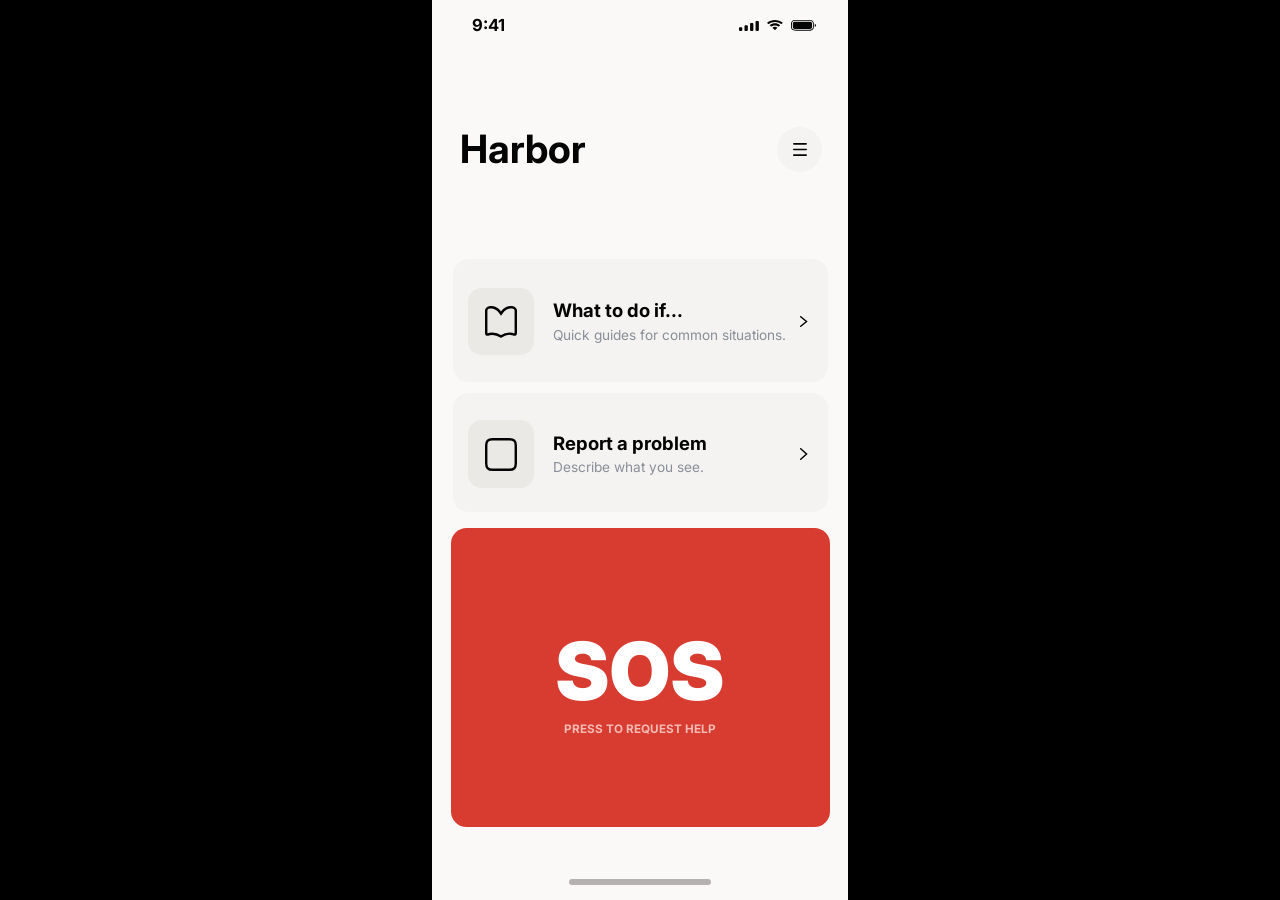
<file: index.html>
<!DOCTYPE html>
<html lang="en">
<head>
    <meta charset="UTF-8">
    <meta name="viewport" content="width=device-width, initial-scale=1.0, maximum-scale=1.0, user-scalable=no">
    <title>Harbor - Paytm Design Task</title>
    <link rel="preconnect" href="https://fonts.googleapis.com">
    <link rel="preconnect" href="https://fonts.gstatic.com" crossorigin>
    <link href="https://fonts.googleapis.com/css2?family=Inter:wght@400;500;600;700;800;900&display=swap" rel="stylesheet">
    <style>
        * {
            box-sizing: border-box;
            -webkit-tap-highlight-color: transparent;
        }
        html, body {
            margin: 0;
            padding: 0;
            width: 100%;
            height: 100%;
            background: #000;
            display: flex;
            justify-content: center;
            align-items: center;
            overflow: hidden;
        }
        /* Strictly lock aspect ratio to exact Figma frame proportions: 852 / 1844 */
        .phone-wrapper {
            position: relative;
            aspect-ratio: 852 / 1844;
            width: min(100vw, calc(100vh * (852 / 1844)));
            height: min(100vh, calc(100vw * (1844 / 852)));
            max-width: 100vw;
            max-height: 100vh;
            margin: auto;
            overflow: hidden;
            font-family: 'Inter', -apple-system, BlinkMacSystemFont, sans-serif;
            container-type: size;
            user-select: none;
            box-shadow: 0 0 60px rgba(0, 0, 0, 0.9);
        }
        .phone-wrapper * {
            pointer-events: none;
        }

        /* Smooth page transition for all screens */
        .screen {
            position: absolute;
            top: 0;
            left: 0;
            width: 100%;
            height: 100%;
            opacity: 0;
            pointer-events: none;
            visibility: hidden;
            transition: opacity 0.28s cubic-bezier(0.16, 1, 0.3, 1), transform 0.28s cubic-bezier(0.16, 1, 0.3, 1), visibility 0.28s;
            transform: scale(0.992);
        }
        .screen.active {
            opacity: 1;
            pointer-events: auto;
            visibility: visible;
            transform: scale(1);
        }

        /* Sequential responder cards animation */
        .update-card {
            opacity: 0;
            transform: translateY(1.8cqh);
            transition: opacity 0.55s cubic-bezier(0.16, 1, 0.3, 1), transform 0.55s cubic-bezier(0.16, 1, 0.3, 1);
            pointer-events: none;
        }
        .update-card.visible {
            opacity: 1;
            transform: translateY(0);
        }

        /* Interactive selectable elements matching Figma's exact selected choice styling */
        .selectable-item {
            cursor: pointer;
            pointer-events: auto;
            transition: border-color 0.18s ease, transform 0.15s ease;
            box-sizing: border-box;
            border: 2px solid transparent;
        }
        .selectable-item:active {
            transform: scale(0.975);
        }
        .selectable-item.selected {
            border: 2px solid #7d91a4 !important;
            background: transparent !important;
            box-shadow: none !important;
        }

        /* Interactive button feedback */
        .interactive-btn {
            cursor: pointer;
            pointer-events: auto;
            transition: transform 0.15s ease, filter 0.15s ease;
        }
        .interactive-btn:active {
            transform: scale(0.975);
            filter: brightness(1.15);
        }

        /* Rating stars */
        .rating-star {
            cursor: pointer;
            pointer-events: auto;
            transition: transform 0.2s cubic-bezier(0.34, 1.56, 0.64, 1), filter 0.2s ease;
        }
        .rating-star:active {
            transform: scale(1.2);
        }
        .rating-star.lit {
            filter: drop-shadow(0 0 6px rgba(251, 191, 36, 0.8)) brightness(1.4) !important;
        }

        @media (prefers-reduced-motion: reduce) {
            .screen, .update-card {
                transition: opacity 0.2s ease;
                transform: none !important;
            }
        }
    </style>
</head>
<body>
    <div class="phone-wrapper">
        
        <div id="home" class="screen active" style="width:100%; height:100%; position:absolute; top:0; left:0; background:rgb(250,249,247);">
            <div id='frame-21_250' style='position:absolute; left:0.000%; top:0.000%; width:100.000%; height:100.000%; pointer-events:none; background:rgb(250,249,247);'></div>
<div style='position:absolute; left:9.636%; top:1.762%; text-align:left; width:max-content; white-space:nowrap; height:max-content; font-size:1.844cqh; font-weight:700; color:rgb(3,4,3); line-height:1.150; display:flex; flex-direction:column; overflow:visible;'><span>9:41</span></div>
<img id='21:285' src='svgs/21_285.svg' style='position:absolute; left:73.913%; top:2.302%; width:4.738%; height:1.127%; object-fit:contain;' />
<img id='21:288' src='svgs/21_288.svg' style='position:absolute; left:80.482%; top:2.206%; width:3.827%; height:1.137%; object-fit:contain;' />
<img id='21:291' src='svgs/21_291.svg' style='position:absolute; left:86.134%; top:2.267%; width:6.423%; height:1.198%; object-fit:contain;' />
<div style='position:absolute; left:6.698%; top:14.100%; text-align:left; width:max-content; white-space:nowrap; height:max-content; font-size:4.338cqh; font-weight:700; color:rgb(3,4,3); line-height:1.150; display:flex; flex-direction:column; overflow:visible;'><span>Harbor</span></div>
<div id='frame-21_260' style='position:absolute; left:83.079%; top:14.100%; width:10.811%; height:4.989%; pointer-events:none; background:rgb(244,243,241); border-radius:5.423cqh;'></div>
<img id='21:261' src='svgs/21_261.svg' style='position:absolute; left:86.722%; top:15.835%; width:3.525%; height:1.518%; object-fit:contain;' />
<div id='frame-21_263' style='position:absolute; left:5.053%; top:28.742%; width:90.247%; height:13.666%; pointer-events:none; background:rgb(244,243,241); border-radius:1.735cqh;'></div>
<div id='frame-21_264' style='position:absolute; left:8.578%; top:31.996%; width:15.981%; height:7.484%; pointer-events:none; background:rgb(235,233,230); border-radius:1.518cqh;'></div>
<img id='21:265' src='svgs/21_265.svg' style='position:absolute; left:12.691%; top:33.948%; width:7.756%; height:3.579%; object-fit:contain;' />
<div style='position:absolute; left:29.025%; top:33.351%; text-align:left; width:max-content; white-space:nowrap; height:max-content; font-size:2.061cqh; font-weight:700; color:rgb(3,4,3); line-height:1.158; display:flex; flex-direction:column; overflow:visible;'><span>What to do if...</span></div>
<div style='position:absolute; left:29.025%; top:36.280%; text-align:left; width:max-content; white-space:nowrap; height:max-content; font-size:1.518cqh; font-weight:400; color:rgb(137,142,152); line-height:1.214; display:flex; flex-direction:column; overflow:visible;'><span>Quick guides for common situations.</span></div>
<img id='21:269' src='svgs/21_269.svg' style='position:absolute; left:88.484%; top:34.978%; width:1.880%; height:1.518%; object-fit:contain;' />
<div id='frame-21_270' style='position:absolute; left:5.053%; top:43.709%; width:90.247%; height:13.178%; pointer-events:none; background:rgb(244,243,241); border-radius:1.735cqh;'></div>
<div id='frame-21_271' style='position:absolute; left:8.578%; top:46.719%; width:15.981%; height:7.484%; pointer-events:none; background:rgb(235,233,230); border-radius:1.518cqh;'></div>
<img id='21:272' src='svgs/21_272.svg' style='position:absolute; left:12.691%; top:48.617%; width:7.756%; height:3.688%; object-fit:contain;' />
<div style='position:absolute; left:29.025%; top:48.075%; text-align:left; width:max-content; white-space:nowrap; height:max-content; font-size:2.061cqh; font-weight:700; color:rgb(3,4,3); line-height:1.158; display:flex; flex-direction:column; overflow:visible;'><span>Report a problem</span></div>
<div style='position:absolute; left:29.025%; top:51.003%; text-align:left; width:max-content; white-space:nowrap; height:max-content; font-size:1.518cqh; font-weight:400; color:rgb(137,142,152); line-height:1.214; display:flex; flex-direction:column; overflow:visible;'><span>Describe what you see.</span></div>
<img id='21:276' src='svgs/21_276.svg' style='position:absolute; left:88.484%; top:49.702%; width:1.880%; height:1.518%; object-fit:contain;' />
<div id='frame-21_278' style='position:absolute; left:4.583%; top:58.623%; width:91.069%; height:33.297%; pointer-events:none; background:rgb(216,59,48); border-radius:1.735cqh;'></div>
<div style='position:absolute; left:50.118%; top:69.902%; transform:translateX(-50%); text-align:center; width:max-content; white-space:nowrap; height:max-content; font-size:8.894cqh; font-weight:900; color:rgb(255,255,255); line-height:1.061; display:flex; flex-direction:column; overflow:visible;'><span>SOS</span></div>
<div style='position:absolute; left:50.118%; top:80.206%; transform:translateX(-50%); text-align:center; width:max-content; white-space:nowrap; height:max-content; font-size:1.302cqh; font-weight:700; color:rgb(243,187,179); line-height:1.250; display:flex; flex-direction:column; overflow:visible;'><span>PRESS TO REQUEST HELP</span></div>
<div id='frame-21_282' style='position:absolute; left:32.902%; top:97.722%; width:34.195%; height:0.651%; pointer-events:none; background:rgb(180,177,176); border-radius:5.423cqh;'></div>
        </div>
        
        <div id="sending_alert" class="screen" style="width:100%; height:100%; position:absolute; top:0; left:0; background:rgb(250,249,247);">
            <div id='frame-21_3525' style='position:absolute; left:0.000%; top:0.000%; width:100.000%; height:100.000%; pointer-events:none; background:rgb(250,249,247);'></div>
<div style='position:absolute; left:10.563%; top:1.681%; text-align:left; width:max-content; white-space:nowrap; height:max-content; font-size:1.844cqh; font-weight:700; color:rgb(3,4,3); line-height:1.300; display:flex; flex-direction:column; overflow:visible;'><span>9:41</span></div>
<img id='21:3529' src='svgs/21_3529.svg' style='position:absolute; left:74.178%; top:2.169%; width:4.930%; height:1.410%; object-fit:contain;' />
<img id='21:3530' src='svgs/21_3530.svg' style='position:absolute; left:80.516%; top:2.169%; width:4.225%; height:1.410%; object-fit:contain;' />
<img id='21:3531' src='svgs/21_3531.svg' style='position:absolute; left:86.150%; top:2.169%; width:6.573%; height:1.410%; object-fit:contain;' />
<svg id="countdown-svg" viewBox="0 0 680 690" style="position:absolute; left:10.094%; top:24.675%; width:79.812%; height:37.419%; pointer-events:none; overflow:visible;" fill="none">
    <path d="M340 20C516.457 20 660 165.231 660 345C660 524.769 516.457 670 340 670C163.543 670 20 524.769 20 345C20 165.231 163.543 20 340 20Z" stroke="#EBE9E6" stroke-width="40"/>
    <path id="countdown-progress-ring" pathLength="100" d="M340 20C516.457 20 660 165.231 660 345C660 524.769 516.457 670 340 670C163.543 670 20 524.769 20 345C20 165.231 163.543 20 340 20Z" stroke="#D83B30" stroke-width="40" stroke-linecap="round" stroke-dasharray="100" stroke-dashoffset="0"/>
</svg>
<div id="countdown-seconds" style='position:absolute; left:50.000%; top:35.005%; transform:translateX(-50%); text-align:center; width:max-content; white-space:nowrap; height:max-content; font-size:13.232cqh; font-weight:700; color:rgb(3,4,3); line-height:1.066; display:flex; flex-direction:column; overflow:visible;'><span>3</span></div>
<div style='position:absolute; left:50.000%; top:49.105%; transform:translateX(-50%); text-align:center; width:max-content; white-space:nowrap; height:max-content; font-size:2.061cqh; font-weight:400; color:rgb(153,153,153); line-height:1.300; display:flex; flex-direction:column; overflow:visible;'><span>Sending alert...</span></div>
<div id='frame-21_3537' style='position:absolute; left:4.577%; top:82.104%; width:90.845%; height:9.761%; pointer-events:none; background:rgb(216,59,48); border-radius:1.735cqh;'></div>
<div style='position:absolute; left:50.000%; top:85.005%; transform:translateX(-50%); text-align:center; width:max-content; white-space:nowrap; height:max-content; font-size:3.037cqh; font-weight:700; color:rgb(255,255,255); line-height:1.300; display:flex; flex-direction:column; overflow:visible;'><span>Cancel</span></div>
<div id='frame-21_3539' style='position:absolute; left:32.981%; top:97.722%; width:34.038%; height:0.651%; pointer-events:none; background:rgb(180,177,176); border-radius:54.230cqh;'></div>
        </div>
        
        <div id="sos_active" class="screen" style="width:100%; height:100%; position:absolute; top:0; left:0; background:rgb(16,19,20);">
            <div id='frame-21_3541' style='position:absolute; left:0.000%; top:0.000%; width:100.000%; height:100.000%; pointer-events:none; background:rgb(16,19,20);'></div>
<div style='position:absolute; left:10.563%; top:1.681%; text-align:left; width:max-content; white-space:nowrap; height:max-content; font-size:1.844cqh; font-weight:700; color:rgb(250,250,250); line-height:1.300; display:flex; flex-direction:column; overflow:visible;'><span>9:41</span></div>
<img id='21:3545' src='svgs/21_3545.svg' style='position:absolute; left:74.178%; top:2.169%; width:4.930%; height:1.410%; object-fit:contain;' />
<img id='21:3546' src='svgs/21_3546.svg' style='position:absolute; left:80.516%; top:2.169%; width:4.225%; height:1.410%; object-fit:contain;' />
<img id='21:3547' src='svgs/21_3547.svg' style='position:absolute; left:86.150%; top:2.169%; width:6.573%; height:1.410%; object-fit:contain;' />
<div id='frame-21_3549' style='position:absolute; left:3.991%; top:7.918%; width:92.019%; height:48.482%; pointer-events:none; background:rgb(25,28,27); border-radius:1.735cqh; border: 0.054cqh solid rgb(40,44,42); box-sizing: border-box;'></div>
<div style='position:absolute; left:8.216%; top:10.846%; text-align:left; width:max-content; white-space:nowrap; height:max-content; font-size:1.518cqh; font-weight:400; color:rgb(180,184,188); line-height:1.300; display:flex; flex-direction:column; overflow:visible;'><span>Sharing Location, Mic and Video</span></div>
<img id='21:3890' src='svgs/21_3890.svg' style='position:absolute; left:85.544%; top:10.905%; width:5.673%; height:1.835%; object-fit:contain;' />
<div id="bento-tips-container" style="position:absolute; left:7.277%; top:15.500%; width:85.446%; height:38.500%; display:flex; justify-content:center; align-items:center; text-align:center; pointer-events:none; z-index:5; transition:opacity 0.4s ease, transform 0.4s ease;">
    <div id="bento-tip-text" style="font-size:1.6cqh; font-weight:500; color:#9ca3af; line-height:1.45; max-width:82%; text-wrap:balance; transition:opacity 0.3s ease;">
        Breathe in a 1-2 Pattern to remain calm.
    </div>
</div>
<div id="update-card-1" class="update-card" style="position:absolute; top:0; left:0; width:100%; height:100%; pointer-events:none;">
<div style='position:absolute; left:7.277%; top:15.184%; width:85.446%; height:12.907%; pointer-events:none; background:rgb(32,41,35); border-radius:1.735cqh;'></div>
<div id='frame-21_3554' style='position:absolute; left:13.146%; top:17.842%; width:16.432%; height:7.592%; pointer-events:none; background:rgb(47,57,48); border-radius:54.230cqh;'></div>
<img id='21:3555' src='svgs/21_3555.svg' style='position:absolute; left:18.310%; top:20.228%; width:6.103%; height:2.820%; object-fit:contain;' />
<div style='position:absolute; left:36.385%; top:18.465%; text-align:left; width:max-content; white-space:nowrap; height:max-content; font-size:1.627cqh; font-weight:700; color:rgb(180,184,188); line-height:1.300; display:flex; flex-direction:column; overflow:visible;'><span>Help is just</span></div>
<div style='position:absolute; left:36.385%; top:20.797%; text-align:left; width:max-content; white-space:nowrap; height:max-content; font-size:3.471cqh; font-weight:700; color:rgb(250,250,250); line-height:1.150; display:flex; flex-direction:column; overflow:visible;'><span>20 m away</span></div>
</div>
<div id="update-card-2" class="update-card" style="position:absolute; top:0; left:0; width:100%; height:100%; pointer-events:none;">
<div style='position:absolute; left:7.277%; top:29.067%; width:85.446%; height:12.148%; pointer-events:none; background:rgb(42,37,33); border-radius:1.735cqh;'></div>
<div id='frame-21_3560' style='position:absolute; left:13.146%; top:31.345%; width:16.432%; height:7.592%; pointer-events:none; background:rgb(56,52,44); border-radius:54.230cqh;'></div>
<img id='21:3561' src='svgs/21_3561.svg' style='position:absolute; left:17.723%; top:33.964%; width:7.277%; height:2.354%; object-fit:contain;' />
<div style='position:absolute; left:36.385%; top:32.538%; text-align:left; width:max-content; white-space:nowrap; height:max-content; font-size:2.007cqh; font-weight:700; color:rgb(250,250,250); line-height:1.300; display:flex; flex-direction:column; overflow:visible;'><span>5 Heroes are on your way</span></div>
<div style='position:absolute; left:36.385%; top:35.792%; text-align:left; width:max-content; white-space:nowrap; height:max-content; font-size:1.518cqh; font-weight:400; color:rgb(180,184,188); line-height:1.300; display:flex; flex-direction:column; overflow:visible;'><span>8 Watchers are near</span></div>
</div>
<div id="update-card-3" class="update-card" style="position:absolute; top:0; left:0; width:100%; height:100%; pointer-events:none;">
<div style='position:absolute; left:7.277%; top:42.191%; width:85.446%; height:12.690%; pointer-events:none; background:rgb(32,39,43); border-radius:1.735cqh;'></div>
<img id='21:3566' src='svgs/21_3566.svg' style='position:absolute; left:13.146%; top:44.740%; width:16.432%; height:7.592%; object-fit:contain;' />
<div style='position:absolute; left:36.385%; top:45.906%; text-align:left; width:max-content; white-space:nowrap; height:max-content; font-size:2.115cqh; font-weight:700; color:rgb(250,250,250); line-height:1.300; display:flex; flex-direction:column; overflow:visible;'><span>Genos is 600 m away</span></div>
<div style='position:absolute; left:36.385%; top:49.322%; text-align:left; width:max-content; white-space:nowrap; height:max-content; font-size:1.410cqh; font-weight:400; color:rgb(180,184,188); line-height:1.300; display:flex; flex-direction:column; overflow:visible;'><span>Class A Hero, 127 Situations handled</span></div>
</div>
<div style='position:absolute; left:4.577%; top:59.219%; text-align:left; width:max-content; white-space:nowrap; height:max-content; font-size:1.518cqh; font-weight:400; color:rgb(180,184,188); line-height:1.300; display:flex; flex-direction:column; overflow:visible;'><span>The Current Situation is</span></div>
<div id='frame-21_3574' style='position:absolute; left:4.577%; top:62.690%; width:44.014%; height:10.738%; pointer-events:none; background:rgb(32,41,35); border-radius:1.735cqh; border: 0.054cqh solid rgb(57,66,58); box-sizing: border-box;'></div>
<img id='21:3893' src='svgs/21_3893.svg' style='position:absolute; left:23.846%; top:65.799%; width:5.478%; height:1.265%; object-fit:contain;' />
<div style='position:absolute; left:26.585%; top:68.818%; transform:translateX(-50%); text-align:center; width:max-content; white-space:nowrap; height:max-content; font-size:1.844cqh; font-weight:700; color:rgb(250,250,250); line-height:1.300; display:flex; flex-direction:column; overflow:visible;'><span>Better</span></div>
<div id='frame-21_3577' style='position:absolute; left:51.408%; top:62.690%; width:44.014%; height:10.738%; pointer-events:none; background:rgb(42,37,33); border-radius:1.735cqh; border: 0.054cqh solid rgb(57,66,58); box-sizing: border-box;'></div>
<img id='21:3896' src='svgs/21_3896.svg' style='position:absolute; left:70.677%; top:65.799%; width:5.478%; height:1.265%; object-fit:contain;' />
<div style='position:absolute; left:73.415%; top:68.818%; transform:translateX(-50%); text-align:center; width:max-content; white-space:nowrap; height:max-content; font-size:1.844cqh; font-weight:700; color:rgb(250,250,250); line-height:1.300; display:flex; flex-direction:column; overflow:visible;'><span>Worse</span></div>
<div id='frame-21_3580' style='position:absolute; left:4.577%; top:74.946%; width:90.845%; height:7.484%; pointer-events:none; background:rgb(39,43,45); border-radius:1.735cqh;'></div>
<img id='21:3899' src='svgs/21_3899.svg' style='position:absolute; left:35.153%; top:78.037%; width:2.817%; height:1.302%; object-fit:contain;' />
<div style='position:absolute; left:43.603%; top:77.495%; text-align:left; width:max-content; white-space:nowrap; height:max-content; font-size:1.844cqh; font-weight:700; color:rgb(250,250,250); line-height:1.300; display:flex; flex-direction:column; overflow:visible;'><span>Cancel SOS</span></div>
<div id='frame-21_3583' style='position:absolute; left:4.577%; top:83.948%; width:90.845%; height:5.206%; pointer-events:none; background:rgb(24,28,30); border-radius:1.735cqh; border: 0.054cqh solid rgb(48,53,54); box-sizing: border-box;'></div>
<div style='position:absolute; left:50.000%; top:85.683%; transform:translateX(-50%); text-align:center; width:max-content; white-space:nowrap; height:max-content; font-size:1.356cqh; font-weight:400; color:rgb(180,184,188); line-height:1.300; display:flex; flex-direction:column; overflow:visible;'><span>Swipe up anywhere to add details</span></div>
<div id='frame-21_3585' style='position:absolute; left:32.981%; top:97.722%; width:34.038%; height:0.651%; pointer-events:none; background:rgb(240,240,240); border-radius:54.230cqh;'></div>
        </div>
        
        <div id="situation_category" class="screen" style="width:100%; height:100%; position:absolute; top:0; left:0; background:rgb(16,19,20);">
            <div id='frame-21_3587' style='position:absolute; left:0.000%; top:0.000%; width:100.000%; height:100.000%; pointer-events:none; background:rgb(16,19,20);'></div>
<div style='position:absolute; left:10.563%; top:1.681%; text-align:left; width:max-content; white-space:nowrap; height:max-content; font-size:1.844cqh; font-weight:700; color:rgb(250,250,250); line-height:1.300; display:flex; flex-direction:column; overflow:visible;'><span>9:41</span></div>
<img id='21:3591' src='svgs/21_3591.svg' style='position:absolute; left:74.178%; top:2.169%; width:4.930%; height:1.410%; object-fit:contain;' />
<img id='21:3592' src='svgs/21_3592.svg' style='position:absolute; left:80.516%; top:2.169%; width:4.225%; height:1.410%; object-fit:contain;' />
<img id='21:3593' src='svgs/21_3593.svg' style='position:absolute; left:86.150%; top:2.169%; width:6.573%; height:1.410%; object-fit:contain;' />
<div id="progress-bar-step1-track" style="position:absolute; left:6.338%; top:8.731%; width:71.009%; height:0.759%; background:rgb(24,28,30); border-radius:999px; overflow:hidden; pointer-events:none;">
    <div id="progress-bar-step1-fill" style="width:50%; height:100%; background:#fff; border-radius:999px; transition:width 0.35s cubic-bezier(0.16,1,0.3,1);"></div>
</div>
<div style='position:absolute; left:81.103%; top:8.324%; text-align:left; width:max-content; white-space:nowrap; height:max-content; font-size:1.193cqh; font-weight:400; color:rgb(180,184,188); line-height:1.300; display:flex; flex-direction:column; overflow:visible;'><span>Step 1 of 2</span></div>
<div style='position:absolute; left:6.338%; top:14.100%; text-align:left; width:max-content; white-space:nowrap; height:max-content; font-size:3.037cqh; font-weight:700; color:rgb(250,250,250); line-height:1.300; display:flex; flex-direction:column; overflow:visible;'><span>What do you see?</span></div>
<div style='position:absolute; left:6.338%; top:18.709%; text-align:left; width:max-content; white-space:nowrap; height:max-content; font-size:1.573cqh; font-weight:400; color:rgb(180,184,188); line-height:1.300; display:flex; flex-direction:column; overflow:visible;'><span>Choose the option that best describes the situation.</span></div>
<div style='position:absolute; left:6.338%; top:21.421%; text-align:left; width:max-content; white-space:nowrap; height:max-content; font-size:1.518cqh; font-weight:400; color:rgb(130,136,139); line-height:1.300; display:flex; flex-direction:column; overflow:visible;'><span>Your mic is on, so you can also just speak if it’s safe.</span></div>
<div id='frame-21_3605' style='position:absolute; left:3.286%; top:25.108%; width:45.305%; height:11.714%; pointer-events:none; background:rgb(24,28,30); border-radius:1.735cqh;'></div>
<div id='frame-21_3606' style='position:absolute; left:6.338%; top:28.254%; width:11.737%; height:5.423%; pointer-events:none; background:rgb(60,45,38); border-radius:54.230cqh;'></div>
<img id='21:3607' src='svgs/21_3607.svg' style='position:absolute; left:9.953%; top:29.664%; width:4.507%; height:2.603%; object-fit:contain;' />
<div style='position:absolute; left:21.596%; top:28.200%; text-align:left; width:max-content; white-space:nowrap; height:max-content; font-size:1.247cqh; font-weight:700; color:rgb(250,250,250); line-height:1.150; display:flex; flex-direction:column; overflow:visible;'><span>Fire or smoke</span></div>
<div style='position:absolute; left:21.596%; top:30.260%; text-align:left; width:max-content; white-space:nowrap; height:max-content; font-size:1.085cqh; font-weight:400; color:rgb(180,184,188); line-height:1.600; display:flex; flex-direction:column; overflow:visible;'><span>Flames, smoke, or<br>a burning smell</span></div>
<div id='frame-21_3611' style='position:absolute; left:51.408%; top:25.108%; width:45.305%; height:11.714%; pointer-events:none; background:rgb(24,28,30); border-radius:1.735cqh;'></div>
<div id='frame-21_3612' style='position:absolute; left:54.460%; top:28.254%; width:11.737%; height:5.423%; pointer-events:none; background:rgb(56,39,41); border-radius:54.230cqh;'></div>
<img id='21:3613' src='svgs/21_3613.svg' style='position:absolute; left:57.512%; top:29.664%; width:5.634%; height:2.603%; object-fit:contain;' />
<div style='position:absolute; left:69.718%; top:28.200%; text-align:left; width:max-content; white-space:nowrap; height:max-content; font-size:1.247cqh; font-weight:700; color:rgb(250,250,250); line-height:1.150; display:flex; flex-direction:column; overflow:visible;'><span>Someone hurt</span></div>
<div style='position:absolute; left:69.718%; top:30.260%; text-align:left; width:max-content; white-space:nowrap; height:max-content; font-size:1.085cqh; font-weight:400; color:rgb(180,184,188); line-height:1.600; display:flex; flex-direction:column; overflow:visible;'><span>An injured or<br>collapsed person</span></div>
<div id='frame-21_3618' style='position:absolute; left:3.286%; top:38.124%; width:45.305%; height:11.714%; pointer-events:none; background:rgb(24,28,30); border-radius:1.735cqh;'></div>
<div id='frame-21_3619' style='position:absolute; left:6.338%; top:41.269%; width:11.737%; height:5.423%; pointer-events:none; background:rgb(42,40,57); border-radius:54.230cqh;'></div>
<img id='21:3620' src='svgs/21_3620.svg' style='position:absolute; left:9.390%; top:43.069%; width:5.634%; height:1.822%; object-fit:contain;' />
<div style='position:absolute; left:21.596%; top:41.215%; text-align:left; width:max-content; white-space:nowrap; height:max-content; font-size:1.247cqh; font-weight:700; color:rgb(250,250,250); line-height:1.150; display:flex; flex-direction:column; overflow:visible;'><span>Crime or suspicious</span></div>
<div style='position:absolute; left:21.596%; top:43.275%; text-align:left; width:max-content; white-space:nowrap; height:max-content; font-size:1.085cqh; font-weight:400; color:rgb(180,184,188); line-height:1.600; display:flex; flex-direction:column; overflow:visible;'><span>Theft, assault, or<br>something looks wrong</span></div>
<div id='frame-21_3624' style='position:absolute; left:51.408%; top:38.124%; width:45.305%; height:11.714%; pointer-events:none; background:rgb(24,28,30); border-radius:1.735cqh;'></div>
<div id='frame-21_3625' style='position:absolute; left:54.460%; top:41.269%; width:11.737%; height:5.423%; pointer-events:none; background:rgb(52,48,37); border-radius:54.230cqh;'></div>
<img id='21:3626' src='svgs/21_3626.svg' style='position:absolute; left:57.512%; top:42.679%; width:5.634%; height:2.603%; object-fit:contain;' />
<div style='position:absolute; left:69.718%; top:41.215%; text-align:left; width:max-content; white-space:nowrap; height:max-content; font-size:1.247cqh; font-weight:700; color:rgb(250,250,250); line-height:1.150; display:flex; flex-direction:column; overflow:visible;'><span>Disaster or collapse</span></div>
<div style='position:absolute; left:69.718%; top:43.275%; text-align:left; width:max-content; white-space:nowrap; height:max-content; font-size:1.085cqh; font-weight:400; color:rgb(180,184,188); line-height:1.600; display:flex; flex-direction:column; overflow:visible;'><span>Crash, collapse,<br>quake, or flood</span></div>
<div id='frame-21_3631' style='position:absolute; left:3.286%; top:51.139%; width:45.305%; height:11.714%; pointer-events:none; background:rgb(24,28,30); border-radius:1.735cqh;'></div>
<div id='frame-21_3632' style='position:absolute; left:6.338%; top:54.284%; width:11.737%; height:5.423%; pointer-events:none; background:rgb(37,49,58); border-radius:54.230cqh;'></div>
<img id='21:3633' src='svgs/21_3633.svg' style='position:absolute; left:9.390%; top:55.694%; width:5.634%; height:2.603%; object-fit:contain;' />
<div style='position:absolute; left:21.596%; top:54.230%; text-align:left; width:max-content; white-space:nowrap; height:max-content; font-size:1.247cqh; font-weight:700; color:rgb(250,250,250); line-height:1.150; display:flex; flex-direction:column; overflow:visible;'><span>Someone missing</span></div>
<div style='position:absolute; left:21.596%; top:56.291%; text-align:left; width:max-content; white-space:nowrap; height:max-content; font-size:1.085cqh; font-weight:400; color:rgb(180,184,188); line-height:1.600; display:flex; flex-direction:column; overflow:visible;'><span>A person you can’t<br>find</span></div>
<div id='frame-21_3637' style='position:absolute; left:51.408%; top:51.139%; width:45.305%; height:11.714%; pointer-events:none; background:rgb(24,28,30); border-radius:1.735cqh;'></div>
<div id='frame-21_3638' style='position:absolute; left:54.460%; top:54.284%; width:11.737%; height:5.423%; pointer-events:none; background:rgb(48,43,62); border-radius:54.230cqh;'></div>
<img id='21:3639' src='svgs/21_3639.svg' style='position:absolute; left:57.512%; top:55.694%; width:5.634%; height:2.603%; object-fit:contain;' />
<div style='position:absolute; left:69.718%; top:54.230%; text-align:left; width:max-content; white-space:nowrap; height:max-content; font-size:1.247cqh; font-weight:700; color:rgb(250,250,250); line-height:1.150; display:flex; flex-direction:column; overflow:visible;'><span>Villain or monster</span></div>
<div style='position:absolute; left:69.718%; top:56.291%; text-align:left; width:max-content; white-space:nowrap; height:max-content; font-size:1.085cqh; font-weight:400; color:rgb(180,184,188); line-height:1.600; display:flex; flex-direction:column; overflow:visible;'><span>Someone or something<br>attacking with powers</span></div>
<div id='frame-21_3644' style='position:absolute; left:3.286%; top:64.154%; width:45.305%; height:11.714%; pointer-events:none; background:rgb(24,28,30); border-radius:1.735cqh;'></div>
<div id='frame-21_3645' style='position:absolute; left:6.338%; top:67.299%; width:11.737%; height:5.423%; pointer-events:none; background:rgb(38,55,44); border-radius:54.230cqh;'></div>
<img id='21:3646' src='svgs/21_3646.svg' style='position:absolute; left:9.390%; top:68.709%; width:5.634%; height:2.603%; object-fit:contain;' />
<div style='position:absolute; left:21.596%; top:67.299%; text-align:left; width:max-content; white-space:nowrap; height:max-content; font-size:1.139cqh; font-weight:700; color:rgb(250,250,250); line-height:1.150; display:flex; flex-direction:column; overflow:visible;'><span>Powers out of control</span></div>
<div style='position:absolute; left:21.596%; top:69.252%; text-align:left; width:max-content; white-space:nowrap; height:max-content; font-size:1.085cqh; font-weight:400; color:rgb(180,184,188); line-height:1.600; display:flex; flex-direction:column; overflow:visible;'><span>Someone who can’t<br>control their powers</span></div>
<div id='frame-21_3650' style='position:absolute; left:51.408%; top:64.154%; width:45.305%; height:11.714%; pointer-events:none; background:rgb(24,28,30); border-radius:1.735cqh;'></div>
<div id='frame-21_3651' style='position:absolute; left:54.460%; top:67.299%; width:11.737%; height:5.423%; pointer-events:none; background:rgb(39,49,60); border-radius:54.230cqh;'></div>
<img id='21:3652' src='svgs/21_3652.svg' style='position:absolute; left:57.512%; top:69.100%; width:5.634%; height:1.822%; object-fit:contain;' />
<div style='position:absolute; left:69.718%; top:67.245%; text-align:left; width:max-content; white-space:nowrap; height:max-content; font-size:1.247cqh; font-weight:700; color:rgb(250,250,250); line-height:1.150; display:flex; flex-direction:column; overflow:visible;'><span>Battle nearby</span></div>
<div style='position:absolute; left:69.718%; top:69.306%; text-align:left; width:max-content; white-space:nowrap; height:max-content; font-size:1.085cqh; font-weight:400; color:rgb(180,184,188); line-height:1.600; display:flex; flex-direction:column; overflow:visible;'><span>Heroes fighting<br>close to you</span></div>
<div id='frame-21_3656' style='position:absolute; left:3.286%; top:77.169%; width:93.427%; height:9.653%; pointer-events:none; background:rgb(24,28,30); border-radius:1.735cqh;'></div>
<div id='frame-21_3657' style='position:absolute; left:6.808%; top:79.284%; width:11.737%; height:5.423%; pointer-events:none; background:rgb(39,43,45); border-radius:54.230cqh;'></div>
<img id='21:3658' src='svgs/21_3658.svg' style='position:absolute; left:9.859%; top:81.735%; width:5.634%; height:0.521%; object-fit:contain;' />
<div style='position:absolute; left:23.239%; top:79.962%; text-align:left; width:max-content; white-space:nowrap; height:max-content; font-size:1.356cqh; font-weight:700; color:rgb(250,250,250); line-height:1.300; display:flex; flex-direction:column; overflow:visible;'><span>Something else</span></div>
<div style='position:absolute; left:23.239%; top:82.348%; text-align:left; width:max-content; white-space:nowrap; height:max-content; font-size:1.302cqh; font-weight:400; color:rgb(180,184,188); line-height:1.300; display:flex; flex-direction:column; overflow:visible;'><span>None of these match</span></div>
<div id='frame-21_3662' style='position:absolute; left:32.981%; top:97.722%; width:34.038%; height:0.651%; pointer-events:none; background:rgb(240,240,240); border-radius:54.230cqh;'></div>
        </div>
        
        <div id="fire_details" class="screen" style="width:100%; height:100%; position:absolute; top:0; left:0; background:rgb(16,19,20);">
            <div id='frame-21_3664' style='position:absolute; left:0.000%; top:0.000%; width:100.000%; height:100.000%; pointer-events:none; background:rgb(16,19,20);'></div>
<div style='position:absolute; left:10.563%; top:1.681%; text-align:left; width:max-content; white-space:nowrap; height:max-content; font-size:1.844cqh; font-weight:700; color:rgb(250,250,250); line-height:1.300; display:flex; flex-direction:column; overflow:visible;'><span>9:41</span></div>
<img id='21:3668' src='svgs/21_3668.svg' style='position:absolute; left:74.178%; top:2.169%; width:4.930%; height:1.410%; object-fit:contain;' />
<img id='21:3669' src='svgs/21_3669.svg' style='position:absolute; left:80.516%; top:2.169%; width:4.225%; height:1.410%; object-fit:contain;' />
<img id='21:3670' src='svgs/21_3670.svg' style='position:absolute; left:86.150%; top:2.169%; width:6.573%; height:1.410%; object-fit:contain;' />
<div id="progress-bar-step2-track" style="position:absolute; left:6.338%; top:7.321%; width:71.009%; height:0.759%; background:rgb(24,28,30); border-radius:999px; overflow:hidden; pointer-events:none;">
    <div id="progress-bar-step2-fill" style="width:75%; height:100%; background:#fff; border-radius:999px; transition:width 0.4s cubic-bezier(0.16,1,0.3,1), background-color 0.3s ease;"></div>
</div>
<div style='position:absolute; left:81.103%; top:6.914%; text-align:left; width:max-content; white-space:nowrap; height:max-content; font-size:1.193cqh; font-weight:400; color:rgb(180,184,188); line-height:1.300; display:flex; flex-direction:column; overflow:visible;'><span>Step 2 of 2</span></div>
<div id='frame-21_3678' style='position:absolute; left:5.164%; top:10.629%; width:89.671%; height:5.857%; pointer-events:none; background:rgb(24,28,30); border-radius:1.735cqh;'></div>
<div id='frame-21_3679' style='position:absolute; left:7.981%; top:11.659%; width:8.216%; height:3.796%; pointer-events:none; background:rgb(60,45,38); border-radius:54.230cqh;'></div>
<img id='21:3680' src='svgs/21_3680.svg' style='position:absolute; left:10.493%; top:12.636%; width:3.192%; height:1.844%; object-fit:contain;' />
<div style='position:absolute; left:19.014%; top:12.690%; text-align:left; width:max-content; white-space:nowrap; height:max-content; font-size:1.356cqh; font-weight:700; color:rgb(250,250,250); line-height:1.300; display:flex; flex-direction:column; overflow:visible;'><span>Fire or smoke</span></div>
<div id='frame-21_3682' style='position:absolute; left:76.878%; top:11.822%; width:15.141%; height:3.471%; pointer-events:none; background:rgb(39,43,45); border-radius:54.230cqh;'></div>
<div style='position:absolute; left:79.460%; top:12.717%; text-align:left; width:max-content; white-space:nowrap; height:max-content; font-size:1.302cqh; font-weight:400; color:rgb(250,250,250); line-height:1.300; display:flex; flex-direction:column; overflow:visible;'><span>Change</span></div>
<div style='position:absolute; left:6.103%; top:19.089%; text-align:left; width:max-content; white-space:nowrap; height:max-content; font-size:2.820cqh; font-weight:700; color:rgb(250,250,250); line-height:1.300; display:flex; flex-direction:column; overflow:visible;'><span>What do you see?</span></div>
<div style='position:absolute; left:6.103%; top:23.102%; text-align:left; width:max-content; white-space:nowrap; height:max-content; font-size:1.627cqh; font-weight:400; color:rgb(180,184,188); line-height:1.300; display:flex; flex-direction:column; overflow:visible;'><span>Tell us what’s visible right now.</span></div>
<div id='frame-21_3689' style='position:absolute; left:5.164%; top:26.952%; width:28.638%; height:11.280%; pointer-events:none; background:rgb(24,28,30); border-radius:1.518cqh; border: 0.108cqh solid rgb(125,145,164); box-sizing: border-box;'></div>
<div id='frame-21_3690' style='position:absolute; left:15.258%; top:28.362%; width:8.451%; height:3.905%; pointer-events:none; background:rgb(60,45,38); border-radius:54.230cqh;'></div>
<img id='21:3691' src='svgs/21_3691.svg' style='position:absolute; left:17.793%; top:29.338%; width:3.380%; height:1.952%; object-fit:contain;' />
<div style='position:absolute; left:19.484%; top:32.918%; transform:translateX(-50%); text-align:center; width:max-content; white-space:nowrap; height:max-content; font-size:1.356cqh; font-weight:700; color:rgb(250,250,250); line-height:1.300; display:flex; flex-direction:column; overflow:visible;'><span>Flames</span></div>
<div style='position:absolute; left:19.484%; top:34.978%; transform:translateX(-50%); text-align:center; width:max-content; white-space:nowrap; height:max-content; font-size:1.139cqh; font-weight:400; color:rgb(180,184,188); line-height:1.300; display:flex; flex-direction:column; overflow:visible;'><span>Visible fire</span></div>
<div id='frame-21_3695' style='position:absolute; left:36.150%; top:26.952%; width:28.169%; height:11.280%; pointer-events:none; background:rgb(24,28,30); border-radius:1.518cqh;'></div>
<div id='frame-21_3696' style='position:absolute; left:46.009%; top:28.362%; width:8.451%; height:3.905%; pointer-events:none; background:rgb(39,43,45); border-radius:54.230cqh;'></div>
<img id='21:3902' src='svgs/21_3902.svg' style='position:absolute; left:48.474%; top:29.745%; width:3.521%; height:1.139%; object-fit:contain;' />
<div style='position:absolute; left:50.235%; top:32.918%; transform:translateX(-50%); text-align:center; width:max-content; white-space:nowrap; height:max-content; font-size:1.356cqh; font-weight:700; color:rgb(250,250,250); line-height:1.300; display:flex; flex-direction:column; overflow:visible;'><span>Only smoke</span></div>
<div style='position:absolute; left:50.235%; top:34.978%; transform:translateX(-50%); text-align:center; width:max-content; white-space:nowrap; height:max-content; font-size:1.139cqh; font-weight:400; color:rgb(180,184,188); line-height:1.300; display:flex; flex-direction:column; overflow:visible;'><span>No visible flames</span></div>
<div id='frame-21_3701' style='position:absolute; left:66.667%; top:26.952%; width:28.169%; height:11.280%; pointer-events:none; background:rgb(24,28,30); border-radius:1.518cqh;'></div>
<div id='frame-21_3702' style='position:absolute; left:76.526%; top:28.362%; width:8.451%; height:3.905%; pointer-events:none; background:rgb(39,43,45); border-radius:54.230cqh;'></div>
<div style='position:absolute; left:80.751%; top:29.338%; transform:translateX(-50%); text-align:center; width:max-content; white-space:nowrap; height:max-content; font-size:1.952cqh; font-weight:700; color:rgb(255,255,255); line-height:1.150; display:flex; flex-direction:column; overflow:visible;'><span>?</span></div>
<div style='position:absolute; left:80.751%; top:32.918%; transform:translateX(-50%); text-align:center; width:max-content; white-space:nowrap; height:max-content; font-size:1.356cqh; font-weight:700; color:rgb(250,250,250); line-height:1.300; display:flex; flex-direction:column; overflow:visible;'><span>Not sure</span></div>
<div style='position:absolute; left:80.751%; top:34.978%; transform:translateX(-50%); text-align:center; width:max-content; white-space:nowrap; height:max-content; font-size:1.139cqh; font-weight:400; color:rgb(180,184,188); line-height:1.300; display:flex; flex-direction:column; overflow:visible;'><span>I can’t tell</span></div>
<div style='position:absolute; left:6.103%; top:40.184%; text-align:left; width:max-content; white-space:nowrap; height:max-content; font-size:2.820cqh; font-weight:700; color:rgb(250,250,250); line-height:1.300; display:flex; flex-direction:column; overflow:visible;'><span>Anyone inside?</span></div>
<div style='position:absolute; left:6.103%; top:44.306%; text-align:left; width:max-content; white-space:nowrap; height:max-content; font-size:1.627cqh; font-weight:400; color:rgb(180,184,188); line-height:1.300; display:flex; flex-direction:column; overflow:visible;'><span>Are there people in the building or area?</span></div>
<div id='frame-21_3712' style='position:absolute; left:5.164%; top:47.939%; width:28.326%; height:11.280%; pointer-events:none; background:rgb(24,28,30); border-radius:1.518cqh;'></div>
<div id='frame-21_3713' style='position:absolute; left:15.102%; top:49.349%; width:8.451%; height:3.905%; pointer-events:none; background:rgb(39,43,45); border-radius:54.230cqh;'></div>
<img id='21:3714' src='svgs/21_3714.svg' style='position:absolute; left:17.214%; top:50.325%; width:4.225%; height:1.952%; object-fit:contain;' />
<div style='position:absolute; left:19.327%; top:53.905%; transform:translateX(-50%); text-align:center; width:max-content; white-space:nowrap; height:max-content; font-size:1.356cqh; font-weight:700; color:rgb(250,250,250); line-height:1.300; display:flex; flex-direction:column; overflow:visible;'><span>Yes</span></div>
<div style='position:absolute; left:19.327%; top:55.965%; transform:translateX(-50%); text-align:center; width:max-content; white-space:nowrap; height:max-content; font-size:1.139cqh; font-weight:400; color:rgb(180,184,188); line-height:1.300; display:flex; flex-direction:column; overflow:visible;'><span>People are inside</span></div>
<div id='frame-21_3718' style='position:absolute; left:35.837%; top:47.939%; width:28.326%; height:11.280%; pointer-events:none; background:rgb(24,28,30); border-radius:1.518cqh;'></div>
<div id='frame-21_3719' style='position:absolute; left:45.775%; top:49.349%; width:8.451%; height:3.905%; pointer-events:none; background:rgb(39,43,45); border-radius:54.230cqh;'></div>
<img id='21:3720' src='svgs/21_3720.svg' style='position:absolute; left:47.887%; top:50.325%; width:4.225%; height:1.952%; object-fit:contain;' />
<div style='position:absolute; left:50.000%; top:53.905%; transform:translateX(-50%); text-align:center; width:max-content; white-space:nowrap; height:max-content; font-size:1.356cqh; font-weight:700; color:rgb(250,250,250); line-height:1.300; display:flex; flex-direction:column; overflow:visible;'><span>No</span></div>
<div style='position:absolute; left:50.000%; top:55.965%; transform:translateX(-50%); text-align:center; width:max-content; white-space:nowrap; height:max-content; font-size:1.139cqh; font-weight:400; color:rgb(180,184,188); line-height:1.300; display:flex; flex-direction:column; overflow:visible;'><span>No one inside</span></div>
<div id='frame-21_3724' style='position:absolute; left:66.510%; top:47.939%; width:28.326%; height:11.280%; pointer-events:none; background:rgb(24,28,30); border-radius:1.518cqh;'></div>
<div id='frame-21_3725' style='position:absolute; left:76.448%; top:49.349%; width:8.451%; height:3.905%; pointer-events:none; background:rgb(39,43,45); border-radius:54.230cqh;'></div>
<div style='position:absolute; left:80.673%; top:50.325%; transform:translateX(-50%); text-align:center; width:max-content; white-space:nowrap; height:max-content; font-size:1.952cqh; font-weight:700; color:rgb(255,255,255); line-height:1.150; display:flex; flex-direction:column; overflow:visible;'><span>?</span></div>
<div style='position:absolute; left:80.673%; top:53.905%; transform:translateX(-50%); text-align:center; width:max-content; white-space:nowrap; height:max-content; font-size:1.356cqh; font-weight:700; color:rgb(250,250,250); line-height:1.300; display:flex; flex-direction:column; overflow:visible;'><span>Not sure</span></div>
<div style='position:absolute; left:80.673%; top:55.965%; transform:translateX(-50%); text-align:center; width:max-content; white-space:nowrap; height:max-content; font-size:1.139cqh; font-weight:400; color:rgb(180,184,188); line-height:1.300; display:flex; flex-direction:column; overflow:visible;'><span>I’m not sure</span></div>
<div style='position:absolute; left:6.103%; top:61.063%; text-align:left; width:max-content; white-space:nowrap; height:max-content; font-size:2.603cqh; font-weight:700; color:rgb(250,250,250); line-height:1.300; display:flex; flex-direction:column; overflow:visible;'><span>Anything else we should know?</span></div>
<div style='position:absolute; left:6.103%; top:64.859%; text-align:left; width:max-content; white-space:nowrap; height:max-content; font-size:1.627cqh; font-weight:400; color:rgb(180,184,188); line-height:1.300; display:flex; flex-direction:column; overflow:visible;'><span>Add any details that could help responders.</span></div>
<div id='frame-21_3734' style='position:absolute; left:5.164%; top:68.384%; width:89.671%; height:7.918%; pointer-events:none; background:rgb(24,28,30); border-radius:1.735cqh; border: 0.054cqh solid rgb(48,53,54); box-sizing: border-box;'></div>
<img id='21:3905' src='svgs/21_3905.svg' style='position:absolute; left:10.465%; top:71.484%; width:3.717%; height:1.717%; object-fit:contain;' />
<div style='position:absolute; left:17.840%; top:71.367%; text-align:left; width:max-content; white-space:nowrap; height:max-content; font-size:1.518cqh; font-weight:400; color:rgb(180,184,188); line-height:1.300; display:flex; flex-direction:column; overflow:visible;'><span>Type a message...</span></div>
<div id='frame-21_3737' style='position:absolute; left:64.554%; top:70.336%; width:0.235%; height:4.013%; pointer-events:none; background:rgb(48,53,54);'></div>
<img id='21:3908' src='svgs/21_3908.svg' style='position:absolute; left:68.486%; top:71.489%; width:4.108%; height:1.708%; object-fit:contain;' />
<div style='position:absolute; left:76.291%; top:70.879%; text-align:left; width:13.615%; white-space:normal; height:max-content; font-size:1.139cqh; font-weight:400; color:rgb(180,184,188); line-height:1.300; display:flex; flex-direction:column; overflow:visible;'><span>Record voice note</span></div>
<div id='frame-21_3740' style='position:absolute; left:5.164%; top:77.711%; width:89.671%; height:6.508%; pointer-events:none; background:rgb(24,28,30); border-radius:1.735cqh;'></div>
<div id='frame-21_3741' style='position:absolute; left:7.981%; top:78.905%; width:8.920%; height:4.121%; pointer-events:none; background:rgb(39,43,45); border-radius:54.230cqh;'></div>
<img id='21:3742' src='svgs/21_3742.svg' style='position:absolute; left:10.211%; top:79.935%; width:4.460%; height:2.061%; object-fit:contain;' />
<div style='position:absolute; left:20.423%; top:79.040%; text-align:left; width:max-content; white-space:nowrap; height:max-content; font-size:1.139cqh; font-weight:400; color:rgb(180,184,188); line-height:1.300; display:flex; flex-direction:column; overflow:visible;'><span>Location</span></div>
<div style='position:absolute; left:20.423%; top:80.830%; text-align:left; width:max-content; white-space:nowrap; height:max-content; font-size:1.573cqh; font-weight:700; color:rgb(250,250,250); line-height:1.300; display:flex; flex-direction:column; overflow:visible;'><span>Current Location, Z City</span></div>
<div id='frame-21_3746' style='position:absolute; left:76.174%; top:78.905%; width:15.845%; height:4.121%; pointer-events:none; background:rgb(39,43,45); border-radius:54.230cqh;'></div>
<div style='position:absolute; left:80.164%; top:80.125%; text-align:left; width:max-content; white-space:nowrap; height:max-content; font-size:1.302cqh; font-weight:400; color:rgb(250,250,250); line-height:1.300; display:flex; flex-direction:column; overflow:visible;'><span>Adjust</span></div>
<div id='frame-21_3749' style='position:absolute; left:5.164%; top:86.171%; width:89.671%; height:6.725%; pointer-events:none; background:rgb(143,190,247); border-radius:1.735cqh;'></div>
<img id='21:3750' src='svgs/21_3750.svg' style='position:absolute; left:33.157%; top:88.341%; width:5.164%; height:2.386%; object-fit:contain;' />
<div style='position:absolute; left:41.843%; top:88.259%; text-align:left; width:max-content; white-space:nowrap; height:max-content; font-size:1.952cqh; font-weight:700; color:rgb(3,4,3); line-height:1.300; display:flex; flex-direction:column; overflow:visible;'><span>Send details</span></div>
<div id='frame-21_3752' style='position:absolute; left:32.981%; top:97.722%; width:34.038%; height:0.651%; pointer-events:none; background:rgb(240,240,240); border-radius:54.230cqh;'></div>
        </div>
        
        <div id="sos_situation_worse" class="screen" style="width:100%; height:100%; position:absolute; top:0; left:0; background:rgb(16,19,20);">
            <div id='frame-21_3754' style='position:absolute; left:0.000%; top:0.000%; width:100.000%; height:100.000%; pointer-events:none; background:rgb(16,19,20);'></div>
<div style='position:absolute; left:10.563%; top:1.681%; text-align:left; width:max-content; white-space:nowrap; height:max-content; font-size:1.844cqh; font-weight:700; color:rgb(250,250,250); line-height:1.300; display:flex; flex-direction:column; overflow:visible;'><span>9:41</span></div>
<img id='21:3758' src='svgs/21_3758.svg' style='position:absolute; left:74.178%; top:2.169%; width:4.930%; height:1.410%; object-fit:contain;' />
<img id='21:3759' src='svgs/21_3759.svg' style='position:absolute; left:80.516%; top:2.169%; width:4.225%; height:1.410%; object-fit:contain;' />
<img id='21:3760' src='svgs/21_3760.svg' style='position:absolute; left:86.150%; top:2.169%; width:6.573%; height:1.410%; object-fit:contain;' />
<div id='frame-21_3762' style='position:absolute; left:3.991%; top:6.725%; width:92.019%; height:53.254%; pointer-events:none; background:rgb(25,28,27); border-radius:1.735cqh;'></div>
<div style='position:absolute; left:7.512%; top:9.300%; text-align:left; width:max-content; white-space:nowrap; height:max-content; font-size:1.464cqh; font-weight:400; color:rgb(180,184,188); line-height:1.300; display:flex; flex-direction:column; overflow:visible;'><span>Sharing Location, Mic and Video</span></div>
<img id='21:3911' src='svgs/21_3911.svg' style='position:absolute; left:86.678%; top:9.395%; width:5.282%; height:1.708%; object-fit:contain;' />
<div id="worse-message-container" style="position:absolute; left:6.808%; top:13.341%; width:86.385%; height:45.336%; display:flex; justify-content:center; align-items:center; text-align:center; pointer-events:none; z-index:5; transition:opacity 0.4s ease, transform 0.4s ease;">
    <div id="worse-message-text" style="font-size:1.6cqh; font-weight:500; color:#9ca3af; line-height:1.45; max-width:82%; text-wrap:balance;">
        Senior Heroes are on their way.
    </div>
</div>
<div id="worse-card-1" class="update-card worse-card" style="position:absolute; top:0; left:0; width:100%; height:100%; pointer-events:none;">
<div style='position:absolute; left:6.808%; top:13.341%; width:86.385%; height:10.846%; pointer-events:none; background:rgb(32,41,35); border-radius:1.735cqh;'></div>
<div id='frame-21_3767' style='position:absolute; left:11.268%; top:15.293%; width:15.023%; height:6.941%; pointer-events:none; background:rgb(47,57,48); border-radius:54.230cqh;'></div>
<img id='21:3768' src='svgs/21_3768.svg' style='position:absolute; left:15.845%; top:17.408%; width:5.869%; height:2.711%; object-fit:contain;' />
<div style='position:absolute; left:31.690%; top:16.269%; text-align:left; width:max-content; white-space:nowrap; height:max-content; font-size:1.844cqh; font-weight:700; color:rgb(250,250,250); line-height:1.300; display:flex; flex-direction:column; overflow:visible;'><span>Rescue is near you</span></div>
<div style='position:absolute; left:31.690%; top:19.306%; text-align:left; width:max-content; white-space:nowrap; height:max-content; font-size:1.518cqh; font-weight:400; color:rgb(180,184,188); line-height:1.300; display:flex; flex-direction:column; overflow:visible;'><span>First responder arriving in ~2 min</span></div>
</div>
<div id="worse-card-2" class="update-card worse-card" style="position:absolute; top:0; left:0; width:100%; height:100%; pointer-events:none;">
<div style='position:absolute; left:6.808%; top:25.054%; width:86.385%; height:10.629%; pointer-events:none; background:rgb(42,37,33); border-radius:1.735cqh;'></div>
<div id='frame-21_3773' style='position:absolute; left:11.268%; top:26.898%; width:15.023%; height:6.941%; pointer-events:none; background:rgb(56,52,44); border-radius:54.230cqh;'></div>
<img id='21:3774' src='svgs/21_3774.svg' style='position:absolute; left:15.376%; top:29.268%; width:6.808%; height:2.202%; object-fit:contain;' />
<div style='position:absolute; left:31.690%; top:26.952%; text-align:left; width:max-content; white-space:nowrap; height:max-content; font-size:1.844cqh; font-weight:700; color:rgb(250,250,250); line-height:1.300; display:flex; flex-direction:column; overflow:visible;'><span>8 Heroes are on their way</span></div>
<div style='position:absolute; left:31.690%; top:29.772%; text-align:left; width:max-content; white-space:nowrap; height:max-content; font-size:1.464cqh; font-weight:400; color:rgb(180,184,188); line-height:1.300; display:flex; flex-direction:column; overflow:visible;'><span>More help is being dispatched</span></div>
<div style='position:absolute; left:31.690%; top:32.104%; text-align:left; width:max-content; white-space:nowrap; height:max-content; font-size:1.302cqh; font-weight:400; color:rgb(180,184,188); line-height:1.300; display:flex; flex-direction:column; overflow:visible;'><span>12 Watchers are near</span></div>
</div>
<div id="worse-card-3" class="update-card worse-card" style="position:absolute; top:0; left:0; width:100%; height:100%; pointer-events:none;">
<div style='position:absolute; left:6.808%; top:36.551%; width:86.385%; height:10.629%; pointer-events:none; background:rgb(32,39,43); border-radius:1.735cqh;'></div>
<img id='21:3780' src='svgs/21_3780.svg' style='position:absolute; left:11.268%; top:38.395%; width:15.023%; height:6.941%; object-fit:contain;' />
<div style='position:absolute; left:31.690%; top:39.371%; text-align:left; width:max-content; white-space:nowrap; height:max-content; font-size:1.844cqh; font-weight:700; color:rgb(250,250,250); line-height:1.300; display:flex; flex-direction:column; overflow:visible;'><span>Tatsumaki is on her way</span></div>
<div style='position:absolute; left:31.690%; top:42.408%; text-align:left; width:max-content; white-space:nowrap; height:max-content; font-size:1.518cqh; font-weight:400; color:rgb(180,184,188); line-height:1.300; display:flex; flex-direction:column; overflow:visible;'><span>S Tier Hero · Arriving in ~4 min</span></div>
</div>
<div id="worse-card-4" class="update-card worse-card" style="position:absolute; top:0; left:0; width:100%; height:100%; pointer-events:none;">
<div style='position:absolute; left:6.808%; top:48.048%; width:86.385%; height:10.629%; pointer-events:none; background:rgb(32,39,43); border-radius:1.735cqh;'></div>
<img id='21:3785' src='svgs/21_3785.svg' style='position:absolute; left:11.268%; top:49.892%; width:15.023%; height:6.941%; object-fit:contain;' />
<div style='position:absolute; left:31.690%; top:50.868%; text-align:left; width:max-content; white-space:nowrap; height:max-content; font-size:1.844cqh; font-weight:700; color:rgb(250,250,250); line-height:1.300; display:flex; flex-direction:column; overflow:visible;'><span>Genos is 480 m away</span></div>
<div style='position:absolute; left:31.690%; top:53.905%; text-align:left; width:max-content; white-space:nowrap; height:max-content; font-size:1.518cqh; font-weight:400; color:rgb(180,184,188); line-height:1.300; display:flex; flex-direction:column; overflow:visible;'><span>A Tier Hero · 127 Situations handled</span></div>
</div>
<div style='position:absolute; left:4.225%; top:63.015%; text-align:left; width:max-content; white-space:nowrap; height:max-content; font-size:1.518cqh; font-weight:400; color:rgb(180,184,188); line-height:1.300; display:flex; flex-direction:column; overflow:visible;'><span>The current situation is worse</span></div>
<div id='frame-21_3793' style='position:absolute; left:4.225%; top:66.486%; width:44.249%; height:9.328%; pointer-events:none; background:rgb(32,41,35); border-radius:1.735cqh; border: 0.054cqh solid rgb(57,66,58); box-sizing: border-box;'></div>
<img id='21:3914' src='svgs/21_3914.svg' style='position:absolute; left:23.611%; top:68.890%; width:5.478%; height:1.265%; object-fit:contain;' />
<div style='position:absolute; left:26.350%; top:71.909%; transform:translateX(-50%); text-align:center; width:max-content; white-space:nowrap; height:max-content; font-size:1.844cqh; font-weight:700; color:rgb(250,250,250); line-height:1.300; display:flex; flex-direction:column; overflow:visible;'><span>Better</span></div>
<div id='frame-21_3796' style='position:absolute; left:51.291%; top:66.486%; width:44.484%; height:9.328%; pointer-events:none; background:rgb(41,30,30); border-radius:1.735cqh; border: 0.108cqh solid rgb(212,124,131); box-sizing: border-box;'></div>
<img id='21:3917' src='svgs/21_3917.svg' style='position:absolute; left:70.794%; top:68.890%; width:5.478%; height:1.265%; object-fit:contain;' />
<div style='position:absolute; left:73.533%; top:71.909%; transform:translateX(-50%); text-align:center; width:max-content; white-space:nowrap; height:max-content; font-size:1.844cqh; font-weight:700; color:rgb(246,138,148); line-height:1.300; display:flex; flex-direction:column; overflow:visible;'><span>Worse</span></div>
<div id='frame-21_3799' style='position:absolute; left:4.225%; top:77.332%; width:91.549%; height:6.725%; pointer-events:none; background:rgb(39,43,45); border-radius:1.735cqh;'></div>
<img id='21:3920' src='svgs/21_3920.svg' style='position:absolute; left:35.153%; top:80.043%; width:2.817%; height:1.302%; object-fit:contain;' />
<div style='position:absolute; left:43.603%; top:79.501%; text-align:left; width:max-content; white-space:nowrap; height:max-content; font-size:1.844cqh; font-weight:700; color:rgb(250,250,250); line-height:1.300; display:flex; flex-direction:column; overflow:visible;'><span>Cancel SOS</span></div>
<div id='frame-21_3802' style='position:absolute; left:4.225%; top:85.575%; width:91.549%; height:5.206%; pointer-events:none; background:rgb(24,28,30); border-radius:1.735cqh; border: 0.054cqh solid rgb(48,53,54); box-sizing: border-box;'></div>
<div style='position:absolute; left:50.000%; top:87.310%; transform:translateX(-50%); text-align:center; width:max-content; white-space:nowrap; height:max-content; font-size:1.356cqh; font-weight:400; color:rgb(180,184,188); line-height:1.300; display:flex; flex-direction:column; overflow:visible;'><span>Swipe up anywhere to add details</span></div>
<div id='frame-21_3804' style='position:absolute; left:32.981%; top:97.722%; width:34.038%; height:0.651%; pointer-events:none; background:rgb(240,240,240); border-radius:54.230cqh;'></div>
        </div>
        
        <div id="safe" class="screen" style="width:100%; height:100%; position:absolute; top:0; left:0; background:rgb(250,249,247);">
            <div id='frame-21_3806' style='position:absolute; left:0.000%; top:0.000%; width:100.000%; height:100.000%; pointer-events:none; background:rgb(250,249,247);'></div>
<div style='position:absolute; left:10.563%; top:1.681%; text-align:left; width:max-content; white-space:nowrap; height:max-content; font-size:1.844cqh; font-weight:700; color:rgb(3,4,3); line-height:1.300; display:flex; flex-direction:column; overflow:visible;'><span>9:41</span></div>
<img id='21:3810' src='svgs/21_3810.svg' style='position:absolute; left:74.178%; top:2.169%; width:4.930%; height:1.410%; object-fit:contain;' />
<img id='21:3811' src='svgs/21_3811.svg' style='position:absolute; left:80.516%; top:2.169%; width:4.225%; height:1.410%; object-fit:contain;' />
<img id='21:3812' src='svgs/21_3812.svg' style='position:absolute; left:86.150%; top:2.169%; width:6.573%; height:1.410%; object-fit:contain;' />
<div style='position:absolute; left:7.277%; top:7.918%; text-align:left; width:max-content; white-space:nowrap; height:max-content; font-size:4.555cqh; font-weight:700; color:rgb(3,4,3); line-height:1.140; display:flex; flex-direction:column; overflow:visible;'><span>You’re out.</span></div>
<div style='position:absolute; left:7.277%; top:13.124%; text-align:left; width:max-content; white-space:nowrap; height:max-content; font-size:4.555cqh; font-weight:700; color:rgb(40,141,224); line-height:1.140; display:flex; flex-direction:column; overflow:visible;'><span>You’re safe.</span></div>
<div id='frame-21_3817' style='position:absolute; left:4.577%; top:20.499%; width:90.845%; height:9.761%; pointer-events:none; background:rgb(255,255,255); border-radius:1.735cqh;'></div>
<div id='frame-21_3818' style='position:absolute; left:7.629%; top:21.909%; width:15.023%; height:6.941%; pointer-events:none; background:rgb(242,238,229); border-radius:54.230cqh;'></div>
<img id='21:3923' src='svgs/21_3923.svg' style='position:absolute; left:12.715%; top:23.979%; width:4.851%; height:2.802%; object-fit:contain;' />
<div style='position:absolute; left:15.141%; top:24.349%; transform:translateX(-50%); text-align:center; width:max-content; white-space:nowrap; height:max-content; font-size:1.518cqh; font-weight:700; color:rgb(109,84,44); line-height:1.150; display:flex; flex-direction:column; overflow:visible;'><span>A</span></div>
<div style='position:absolute; left:26.408%; top:22.804%; text-align:left; width:max-content; white-space:nowrap; height:max-content; font-size:1.518cqh; font-weight:400; color:rgb(124,124,121); line-height:1.300; display:flex; flex-direction:column; overflow:visible;'><span>You were in an</span></div>
<div style='position:absolute; left:26.408%; top:25.298%; text-align:left; width:max-content; white-space:nowrap; height:max-content; font-size:2.061cqh; font-weight:700; color:rgb(3,4,3); line-height:1.300; display:flex; flex-direction:column; overflow:visible;'><span>A Tier threat zone.</span></div>
<div id='frame-21_3824' style='position:absolute; left:4.577%; top:31.562%; width:90.845%; height:10.304%; pointer-events:none; background:rgb(255,255,255); border-radius:1.735cqh;'></div>
<div id='frame-21_3825' style='position:absolute; left:7.629%; top:33.243%; width:15.023%; height:6.941%; pointer-events:none; background:rgb(237,243,233); border-radius:54.230cqh;'></div>
<img id='21:3826' src='svgs/21_3826.svg' style='position:absolute; left:11.620%; top:35.575%; width:7.042%; height:2.278%; object-fit:contain;' />
<div style='position:absolute; left:26.408%; top:33.297%; text-align:left; width:max-content; white-space:nowrap; height:max-content; font-size:1.844cqh; font-weight:700; color:rgb(3,4,3); line-height:1.300; display:flex; flex-direction:column; overflow:visible;'><span>Pressing SOS was the right call.</span></div>
<div style='position:absolute; left:26.408%; top:36.226%; text-align:left; width:65.962%; white-space:normal; height:max-content; font-size:1.518cqh; font-weight:400; color:rgb(124,124,121); line-height:1.300; display:flex; flex-direction:column; overflow:visible;'><span>Your alert helped 3 nearby people get to safety too.</span></div>
<div id='frame-21_3830' style='position:absolute; left:4.577%; top:43.167%; width:90.845%; height:22.451%; pointer-events:none; background:rgb(255,255,255); border-radius:1.735cqh;'></div>
<div id='frame-21_3832' style='position:absolute; left:7.629%; top:44.360%; width:12.911%; height:5.965%; pointer-events:none; background:rgb(255,240,240); border-radius:54.230cqh;'></div>
<img id='21:3833' src='svgs/21_3833.svg' style='position:absolute; left:10.915%; top:45.879%; width:6.338%; height:2.928%; object-fit:contain;' />
<div style='position:absolute; left:24.765%; top:44.902%; text-align:left; width:max-content; white-space:nowrap; height:max-content; font-size:1.844cqh; font-weight:700; color:rgb(3,4,3); line-height:1.300; display:flex; flex-direction:column; overflow:visible;'><span>A medical team is on the way.</span></div>
<div style='position:absolute; left:24.765%; top:47.831%; text-align:left; width:max-content; white-space:nowrap; height:max-content; font-size:1.518cqh; font-weight:400; color:rgb(124,124,121); line-height:1.300; display:flex; flex-direction:column; overflow:visible;'><span>Arriving in ~3 min.</span></div>
<div id="medical-team-route-box" style="position:absolute; left:7.629%; top:50.976%; width:84.742%; height:13.124%; background:#f5f4f0; border-radius:1.518cqh; overflow:hidden; pointer-events:none;">
<img id='21:3838' src='svgs/21_3838.svg' style='position:absolute; left:20.083%; top:-8.264%; width:36.704%; height:115.702%; object-fit:contain;' />
<div id='frame-21_3839' style='position:absolute; left:-2.770%; top:-0.927%; width:15.750%; height:46.499%; pointer-events:none; background:rgb(238,237,232); border-radius:0.325cqh;'></div>
<div id='frame-21_3840' style='position:absolute; left:13.850%; top:-48.448%; width:15.750%; height:46.499%; pointer-events:none; background:rgb(238,237,232); border-radius:0.325cqh;'></div>
<div id='frame-21_3841' style='position:absolute; left:15.235%; top:44.527%; width:15.750%; height:46.499%; pointer-events:none; background:rgb(238,237,232); border-radius:0.325cqh;'></div>
<div id='frame-21_3842' style='position:absolute; left:47.091%; top:48.659%; width:15.750%; height:46.499%; pointer-events:none; background:rgb(238,237,232); border-radius:0.325cqh;'></div>
<div id='frame-21_3843' style='position:absolute; left:65.097%; top:32.130%; width:15.750%; height:46.499%; pointer-events:none; background:rgb(238,237,232); border-radius:0.325cqh;'></div>
<div id='frame-21_3844' style='position:absolute; left:73.407%; top:-5.060%; width:15.750%; height:46.499%; pointer-events:none; background:rgb(238,237,232); border-radius:0.325cqh;'></div>
<div id='frame-21_3845' style='position:absolute; left:81.717%; top:-44.316%; width:15.750%; height:46.499%; pointer-events:none; background:rgb(238,237,232); border-radius:0.325cqh;'></div>
<div id='frame-21_3846' style='position:absolute; left:94.183%; top:21.800%; width:15.750%; height:46.499%; pointer-events:none; background:rgb(238,237,232); border-radius:0.325cqh;'></div>
<div id='frame-21_3847' style='position:absolute; left:19.391%; top:19.115%; width:16.073%; height:47.872%; pointer-events:none; background:rgb(226,235,220);'></div>
<div id='frame-21_3848' style='position:absolute; left:57.618%; top:61.400%; width:17.694%; height:52.383%; pointer-events:none; background:rgb(226,235,220);'></div>
<img id='21:3849' src='svgs/21_3849.svg' style='position:absolute; left:0.000%; top:0.000%; width:101.108%; height:100.000%; object-fit:contain;' />
<img id='21:3850' src='svgs/21_3850.svg' style='position:absolute; left:30.471%; top:34.711%; width:41.551%; height:37.190%; object-fit:contain;' />
<img id='21:3851' src='svgs/21_3851.svg' style='position:absolute; left:22.715%; top:47.107%; width:15.235%; height:45.455%; object-fit:contain;' />
<img id='21:3852' src='svgs/21_3852.svg' style='position:absolute; left:28.255%; top:63.636%; width:4.709%; height:14.050%; object-fit:contain;' />
<img id='21:3853' src='svgs/21_3853.svg' style='position:absolute; left:61.773%; top:4.959%; width:20.222%; height:60.331%; object-fit:contain;' />
<div id='frame-21_3854' style='position:absolute; left:67.867%; top:23.140%; width:8.033%; height:23.967%; pointer-events:none; background:rgb(245,111,115); border-radius:54.230cqh;'></div>
<img id='21:3926' src='svgs/21_3926.svg' style='position:absolute; left:69.921%; top:30.441%; width:3.925%; height:9.365%; object-fit:contain;' />
</div>
<div id='frame-21_3856' style='position:absolute; left:4.577%; top:66.920%; width:90.845%; height:12.148%; pointer-events:none; background:rgb(255,255,255); border-radius:1.735cqh;'></div>
<div id='frame-21_3857' style='position:absolute; left:7.864%; top:70.390%; width:11.268%; height:5.206%; pointer-events:none; background:rgb(245,243,238); border-radius:54.230cqh;'></div>
<img id='21:3929' src='svgs/21_3929.svg' style='position:absolute; left:11.150%; top:71.909%; width:4.695%; height:2.169%; object-fit:contain;' />
<div style='position:absolute; left:21.948%; top:70.418%; text-align:left; width:max-content; white-space:nowrap; height:max-content; font-size:1.139cqh; font-weight:400; color:rgb(112,115,111); line-height:1.300; display:flex; flex-direction:column; overflow:visible;'><span>Response summary</span></div>
<div style='position:absolute; left:21.948%; top:72.316%; text-align:left; width:max-content; white-space:nowrap; height:max-content; font-size:2.495cqh; font-weight:700; color:rgb(3,4,3); line-height:1.300; display:flex; flex-direction:column; overflow:visible;'><span>9 min</span></div>
<div id='frame-21_3862' style='position:absolute; left:47.770%; top:69.197%; width:0.235%; height:7.592%; pointer-events:none; background:rgb(238,238,234);'></div>
<img id='21:3864' src='svgs/21_3864.svg' style='position:absolute; left:53.991%; top:68.140%; width:12.911%; height:5.965%; object-fit:contain;' />
<div style='position:absolute; left:60.446%; top:74.539%; transform:translateX(-50%); text-align:center; width:max-content; white-space:nowrap; height:max-content; font-size:1.139cqh; font-weight:700; color:rgb(3,4,3); line-height:1.300; display:flex; flex-direction:column; overflow:visible;'><span>Tatsumaki</span></div>
<div style='position:absolute; left:60.446%; top:76.437%; transform:translateX(-50%); text-align:center; width:max-content; white-space:nowrap; height:max-content; font-size:1.085cqh; font-weight:400; color:rgb(70,131,110); line-height:1.300; display:flex; flex-direction:column; overflow:visible;'><span>S Tier Hero</span></div>
<img id='21:3868' src='svgs/21_3868.svg' style='position:absolute; left:76.056%; top:68.140%; width:12.911%; height:5.965%; object-fit:contain;' />
<div style='position:absolute; left:82.512%; top:74.539%; transform:translateX(-50%); text-align:center; width:max-content; white-space:nowrap; height:max-content; font-size:1.139cqh; font-weight:700; color:rgb(3,4,3); line-height:1.300; display:flex; flex-direction:column; overflow:visible;'><span>Genos</span></div>
<div style='position:absolute; left:82.512%; top:76.437%; transform:translateX(-50%); text-align:center; width:max-content; white-space:nowrap; height:max-content; font-size:1.085cqh; font-weight:400; color:rgb(40,141,224); line-height:1.300; display:flex; flex-direction:column; overflow:visible;'><span>A Tier Hero</span></div>
<div id='frame-21_3871' style='position:absolute; left:4.577%; top:80.369%; width:90.845%; height:8.243%; pointer-events:none; background:rgb(255,255,255); border-radius:1.735cqh;'></div>
<div id='frame-21_3872' style='position:absolute; left:7.629%; top:81.779%; width:11.737%; height:5.423%; pointer-events:none; background:rgb(255,248,231); border-radius:54.230cqh;'></div>
<img id='21:3873' src='svgs/21_3873.svg' style='position:absolute; left:10.798%; top:83.243%; width:5.399%; height:2.495%; object-fit:contain;' />
<div style='position:absolute; left:21.948%; top:82.511%; text-align:left; width:max-content; white-space:nowrap; height:max-content; font-size:1.518cqh; font-weight:700; color:rgb(3,4,3); line-height:1.300; display:flex; flex-direction:column; overflow:visible;'><span>Was the help right?</span></div>
<div style='position:absolute; left:21.948%; top:85.005%; text-align:left; width:max-content; white-space:nowrap; height:max-content; font-size:1.139cqh; font-weight:400; color:rgb(143,145,139); line-height:1.300; display:flex; flex-direction:column; overflow:visible;'><span>Your feedback helps us improve.</span></div>
<img id='21:3932' src='svgs/21_3932.svg' style='position:absolute; left:61.346%; top:83.496%; width:4.304%; height:1.896%; object-fit:contain;' />
<img id='21:3935' src='svgs/21_3935.svg' style='position:absolute; left:67.918%; top:83.496%; width:4.304%; height:1.896%; object-fit:contain;' />
<img id='21:3938' src='svgs/21_3938.svg' style='position:absolute; left:74.491%; top:83.496%; width:4.304%; height:1.896%; object-fit:contain;' />
<img id='21:3941' src='svgs/21_3941.svg' style='position:absolute; left:81.064%; top:83.496%; width:4.304%; height:1.896%; object-fit:contain;' />
<img id='21:3944' src='svgs/21_3944.svg' style='position:absolute; left:87.637%; top:83.496%; width:4.304%; height:1.896%; object-fit:contain;' />
<div id='frame-21_3883' style='position:absolute; left:4.577%; top:89.913%; width:90.845%; height:5.857%; pointer-events:none; background:rgb(165,205,251); border-radius:1.735cqh;'></div>
<div id='frame-21_3884' style='position:absolute; left:40.082%; top:91.540%; width:5.634%; height:2.603%; pointer-events:none; background:rgb(3,4,3); border-radius:54.230cqh;'></div>
<img id='21:3947' src='svgs/21_3947.svg' style='position:absolute; left:41.882%; top:92.489%; width:2.034%; height:0.646%; object-fit:contain;' />
<div style='position:absolute; left:49.237%; top:91.567%; text-align:left; width:max-content; white-space:nowrap; height:max-content; font-size:1.952cqh; font-weight:700; color:rgb(3,4,3); line-height:1.300; display:flex; flex-direction:column; overflow:visible;'><span>Done</span></div>
<div id='frame-21_3887' style='position:absolute; left:32.981%; top:97.722%; width:34.038%; height:0.651%; pointer-events:none; background:rgb(3,4,3); border-radius:54.230cqh;'></div>
        </div>
        
        <script>
            
    document.addEventListener("DOMContentLoaded", () => {
        let countdownAnimId = null;

        function startCountdown() {
            if (countdownAnimId) {
                cancelAnimationFrame(countdownAnimId);
                countdownAnimId = null;
            }

            const ring = document.getElementById('countdown-progress-ring');
            const secondsEl = document.getElementById('countdown-seconds');
            if (!ring || !secondsEl) return;

            ring.style.strokeDashoffset = '0';
            secondsEl.innerHTML = '<span>3</span>';

            const duration = 3000;
            const startTime = performance.now();

            function tick(now) {
                const elapsed = now - startTime;
                const progress = Math.min(1, elapsed / duration);

                // Smoothly drain the stroke from full (0) to empty (100)
                ring.style.strokeDashoffset = (progress * 100).toFixed(2);

                // Countdown numbers: 3 -> 2 -> 1
                const remaining = Math.max(1, Math.ceil(3 - (elapsed / 1000)));
                secondsEl.innerHTML = `<span>${remaining}</span>`;

                if (progress < 1) {
                    countdownAnimId = requestAnimationFrame(tick);
                } else {
                    countdownAnimId = null;
                    showScreen('sos_active');
                }
            }

            countdownAnimId = requestAnimationFrame(tick);
        }

        function stopCountdown() {
            if (countdownAnimId) {
                cancelAnimationFrame(countdownAnimId);
                countdownAnimId = null;
            }
            const ring = document.getElementById('countdown-progress-ring');
            const secondsEl = document.getElementById('countdown-seconds');
            if (ring) ring.style.strokeDashoffset = '0';
            if (secondsEl) secondsEl.innerHTML = '<span>3</span>';
        }

        let sosTimeouts = [];

        function clearSosActiveUpdates() {
            sosTimeouts.forEach(t => clearTimeout(t));
            sosTimeouts = [];

            const tipsEl = document.getElementById('bento-tips-container');
            if (tipsEl) {
                tipsEl.style.opacity = '1';
                tipsEl.style.transform = 'translateY(0)';
            }
            const tipText = document.getElementById('bento-tip-text');
            if (tipText) {
                tipText.style.opacity = '1';
                tipText.textContent = "Breathe in a 1-2 Pattern to remain calm.";
            }

            for (let i = 1; i <= 3; i++) {
                const card = document.getElementById(`update-card-${i}`);
                if (card) {
                    card.classList.remove('visible');
                }
            }
        }

        function setSosActiveCardsImmediately() {
            clearSosActiveUpdates();
            const tipsEl = document.getElementById('bento-tips-container');
            if (tipsEl) {
                tipsEl.style.opacity = '0';
                tipsEl.style.pointerEvents = 'none';
            }
            for (let i = 1; i <= 3; i++) {
                const card = document.getElementById(`update-card-${i}`);
                if (card) {
                    card.classList.add('visible');
                }
            }
        }

        function startSosActiveUpdates() {
            clearSosActiveUpdates();

            const tipsEl = document.getElementById('bento-tips-container');
            const tipText = document.getElementById('bento-tip-text');

            const card1 = document.getElementById('update-card-1');
            const card2 = document.getElementById('update-card-2');
            const card3 = document.getElementById('update-card-3');

            // Switch to Tip 2 after 1.8s
            sosTimeouts.push(setTimeout(() => {
                if (tipText) {
                    tipText.style.opacity = '0';
                    setTimeout(() => {
                        tipText.textContent = "Stay in safe cover and keep the line open.";
                        tipText.style.opacity = '1';
                    }, 250);
                }
            }, 1800));

            // Fade out tips container & slide in Card 1 at ~3.6s
            sosTimeouts.push(setTimeout(() => {
                if (tipsEl) {
                    tipsEl.style.opacity = '0';
                    tipsEl.style.transform = 'translateY(-1cqh)';
                }
                if (card1) card1.classList.add('visible');
            }, 3600));

            // Slide in Card 2 at ~5.6s (2.0s after Card 1)
            sosTimeouts.push(setTimeout(() => {
                if (card2) card2.classList.add('visible');
            }, 5600));

            // Slide in Card 3 at ~7.6s (2.0s after Card 2)
            sosTimeouts.push(setTimeout(() => {
                if (card3) card3.classList.add('visible');
            }, 7600));
        }

        let worseTimeouts = [];

        function clearWorseUpdates() {
            worseTimeouts.forEach(t => clearTimeout(t));
            worseTimeouts = [];

            const msgEl = document.getElementById('worse-message-container');
            if (msgEl) {
                msgEl.style.opacity = '1';
                msgEl.style.transform = 'translateY(0)';
            }

            for (let i = 1; i <= 4; i++) {
                const card = document.getElementById(`worse-card-${i}`);
                if (card) {
                    card.classList.remove('visible');
                }
            }
        }

        function startWorseUpdates() {
            clearWorseUpdates();

            const msgEl = document.getElementById('worse-message-container');
            const card1 = document.getElementById('worse-card-1');
            const card2 = document.getElementById('worse-card-2');
            const card3 = document.getElementById('worse-card-3');
            const card4 = document.getElementById('worse-card-4');

            // Senior Heroes message initially displayed
            // At ~2.0s: fade out message & slide in Card 1
            worseTimeouts.push(setTimeout(() => {
                if (msgEl) {
                    msgEl.style.opacity = '0';
                    msgEl.style.transform = 'translateY(-1cqh)';
                }
                if (card1) card1.classList.add('visible');
            }, 2000));

            // At ~3.8s: slide in Card 2
            worseTimeouts.push(setTimeout(() => {
                if (card2) card2.classList.add('visible');
            }, 3800));

            // At ~5.6s: slide in Card 3 (Tatsumaki)
            worseTimeouts.push(setTimeout(() => {
                if (card3) card3.classList.add('visible');
            }, 5600));

            // At ~7.4s: slide in Card 4 (Genos updated)
            worseTimeouts.push(setTimeout(() => {
                if (card4) card4.classList.add('visible');
            }, 7400));

            // Wait longer (~14s total) before smoothly transitioning to You're Safe screen
            worseTimeouts.push(setTimeout(() => {
                showScreen('safe');
            }, 14000));
        }

        function showScreen(id, options = {}) {
            document.querySelectorAll('.screen').forEach(s => {
                if (s.id !== id) {
                    s.classList.remove('active');
                }
            });

            const target = document.getElementById(id);
            if (target) {
                target.classList.add('active');
            }

            if (id === 'sending_alert') {
                startCountdown();
            } else {
                stopCountdown();
            }

            if (id === 'sos_active') {
                if (options.cardsReady) {
                    setSosActiveCardsImmediately();
                } else {
                    startSosActiveUpdates();
                }
            } else {
                clearSosActiveUpdates();
            }

            if (id === 'sos_situation_worse') {
                startWorseUpdates();
            } else {
                clearWorseUpdates();
            }
        }

        // Interactive selectable item creation helper
        function createSelectable({ screenId, left, top, width, height, radius = '1.518cqh', group = null, selected = false, choiceId = null, onClick = null }) {
            const screen = document.getElementById(screenId);
            if (!screen) return null;
            const el = document.createElement('div');
            el.className = 'selectable-item' + (selected ? ' selected' : '');
            if (group) el.setAttribute('data-group', group);
            if (choiceId) el.setAttribute('data-choice', choiceId);
            el.style.position = 'absolute';
            el.style.left = left + '%';
            el.style.top = top + '%';
            el.style.width = width + '%';
            el.style.height = height + '%';
            el.style.borderRadius = radius;
            el.style.zIndex = '9999';

            el.onclick = (e) => {
                e.stopPropagation();
                if (group) {
                    screen.querySelectorAll(`[data-group="${group}"]`).forEach(item => item.classList.remove('selected'));
                    el.classList.add('selected');
                    if (group === 'fire_visible') {
                        const flamesBg = document.getElementById('frame-21_3689');
                        if (flamesBg) {
                            flamesBg.style.borderColor = (choiceId === 'flames') ? 'rgb(125,145,164)' : 'transparent';
                        }
                    }
                } else {
                    el.classList.toggle('selected');
                }
                if (onClick) onClick(el);
            };

            screen.appendChild(el);
            return el;
        }

        // Interactive button helper
        function createButton({ screenId, left, top, width, height, radius = '1.5cqh', onClick }) {
            const screen = document.getElementById(screenId);
            if (!screen) return null;
            const el = document.createElement('div');
            el.className = 'interactive-btn';
            el.style.position = 'absolute';
            el.style.left = left + '%';
            el.style.top = top + '%';
            el.style.width = width + '%';
            el.style.height = height + '%';
            el.style.borderRadius = radius;
            el.style.zIndex = '9999';
            el.onclick = (e) => {
                e.stopPropagation();
                if (onClick) onClick(el);
            };
            screen.appendChild(el);
            return el;
        }

        // ==========================================
        // SCREEN INTERACTIONS & CONTROLS
        // ==========================================

        // 1. Home screen -> SOS button
        createButton({
            screenId: 'home',
            left: 4.5, top: 58.5, width: 91.0, height: 33.3, radius: '3cqh',
            onClick: () => showScreen('sending_alert')
        });

        // 2. Sending alert -> Cancel button
        createButton({
            screenId: 'sending_alert',
            left: 4.5, top: 82.1, width: 91.0, height: 9.8, radius: '2cqh',
            onClick: () => showScreen('home')
        });

        // 3. SOS Active screen
        // Better button
        createButton({
            screenId: 'sos_active',
            left: 4.577, top: 62.690, width: 44.014, height: 10.738, radius: '1.7cqh'
        });

        // Worse button -> triggers Worse flow
        createButton({
            screenId: 'sos_active',
            left: 51.408, top: 62.690, width: 44.014, height: 10.738, radius: '1.7cqh',
            onClick: () => showScreen('sos_situation_worse')
        });

        // Cancel SOS button
        createButton({
            screenId: 'sos_active',
            left: 4.577, top: 74.946, width: 90.845, height: 7.484, radius: '2cqh',
            onClick: () => showScreen('home')
        });

        // Swipe up anywhere (bottom area) -> opens situation_category form
        createButton({
            screenId: 'sos_active',
            left: 0.0, top: 83.0, width: 100.0, height: 17.0,
            onClick: () => showScreen('situation_category')
        });

        // 4. Situation Category (Step 1 of 2)
        // Dismiss top area
        createButton({
            screenId: 'situation_category',
            left: 0.0, top: 0.0, width: 100.0, height: 7.0,
            onClick: () => showScreen('sos_active', { cardsReady: true })
        });

        // Category options (Fire or smoke + other 8 categories)
        createSelectable({
            screenId: 'situation_category',
            left: 3.286, top: 25.108, width: 45.305, height: 11.714,
            radius: '1.735cqh', group: 'categories', selected: false,
            onClick: () => {
                const p1 = document.getElementById('progress-bar-step1-fill');
                if (p1) p1.style.width = '100%';
                setTimeout(() => showScreen('fire_details'), 280);
            }
        });

        const otherCategories = [
            { left: 51.408, top: 25.108, w: 45.305, h: 11.714 },
            { left: 3.286, top: 38.124, w: 45.305, h: 11.714 },
            { left: 51.408, top: 38.124, w: 45.305, h: 11.714 },
            { left: 3.286, top: 51.139, w: 45.305, h: 11.714 },
            { left: 51.408, top: 51.139, w: 45.305, h: 11.714 },
            { left: 3.286, top: 64.154, w: 45.305, h: 11.714 },
            { left: 51.408, top: 64.154, w: 45.305, h: 11.714 },
            { left: 3.286, top: 77.169, w: 93.427, h: 9.653 }
        ];
        otherCategories.forEach(pos => {
            createSelectable({
                screenId: 'situation_category',
                left: pos.left, top: pos.top, width: pos.w, height: pos.h,
                radius: '1.735cqh', group: 'categories',
                onClick: () => {
                    const p1 = document.getElementById('progress-bar-step1-fill');
                    if (p1) p1.style.width = '100%';
                    setTimeout(() => showScreen('fire_details'), 280);
                }
            });
        });

        // 5. Fire Details (Step 2 of 2)
        // Change category button
        createButton({
            screenId: 'fire_details',
            left: 76.878, top: 11.822, width: 15.141, height: 3.471, radius: '999px',
            onClick: () => {
                const p1 = document.getElementById('progress-bar-step1-fill');
                if (p1) p1.style.width = '50%';
                showScreen('situation_category');
            }
        });

        // Condition choices ("What do you see?")
        createSelectable({
            screenId: 'fire_details',
            left: 5.164, top: 26.952, width: 28.638, height: 11.280, radius: '1.518cqh', group: 'fire_visible', choiceId: 'flames', selected: true
        });
        createSelectable({
            screenId: 'fire_details',
            left: 36.150, top: 26.952, width: 28.169, height: 11.280, radius: '1.518cqh', group: 'fire_visible', choiceId: 'smoke'
        });
        createSelectable({
            screenId: 'fire_details',
            left: 66.667, top: 26.952, width: 28.169, height: 11.280, radius: '1.518cqh', group: 'fire_visible', choiceId: 'not_sure'
        });

        // Occupancy choices ("Anyone inside?")
        createSelectable({
            screenId: 'fire_details',
            left: 5.164, top: 47.939, width: 28.326, height: 11.280, radius: '1.518cqh', group: 'occupancy', choiceId: 'yes', selected: true
        });
        createSelectable({
            screenId: 'fire_details',
            left: 35.837, top: 47.939, width: 28.326, height: 11.280, radius: '1.518cqh', group: 'occupancy', choiceId: 'no'
        });
        createSelectable({
            screenId: 'fire_details',
            left: 66.510, top: 47.939, width: 28.326, height: 11.280, radius: '1.518cqh', group: 'occupancy', choiceId: 'not_sure_occ'
        });

        // Message & voice note box toggle
        createSelectable({
            screenId: 'fire_details',
            left: 5.164, top: 68.384, width: 89.671, height: 7.918, radius: '1.518cqh'
        });

        // Adjust location button
        createButton({
            screenId: 'fire_details',
            left: 76.174, top: 78.905, width: 15.845, height: 4.121, radius: '999px'
        });

        // Send details button -> animates progress to 100%, closes form, returns to sos_active with 3 cards
        createButton({
            screenId: 'fire_details',
            left: 5.164, top: 86.171, width: 89.671, height: 6.725, radius: '1.735cqh',
            onClick: (btn) => {
                const p2 = document.getElementById('progress-bar-step2-fill');
                if (p2) {
                    p2.style.width = '100%';
                    p2.style.backgroundColor = '#ffffff';
                }
                btn.style.filter = 'brightness(1.2)';
                setTimeout(() => {
                    showScreen('sos_active', { cardsReady: true });
                }, 420);
            }
        });

        // 6. SOS Situation Worse screen
        // Better button
        createButton({
            screenId: 'sos_situation_worse',
            left: 4.225, top: 66.486, width: 44.0, height: 9.328, radius: '1.7cqh'
        });

        // Worse button
        createButton({
            screenId: 'sos_situation_worse',
            left: 51.291, top: 66.486, width: 44.484, height: 9.328, radius: '1.7cqh'
        });

        // Cancel SOS button
        createButton({
            screenId: 'sos_situation_worse',
            left: 4.225, top: 77.332, width: 91.549, height: 6.725, radius: '2cqh',
            onClick: () => showScreen('home')
        });

        // 7. You're Safe screen
        // 5 Rating stars
        const starPositions = [
            { left: 60.915, top: 83.297, w: 5.164, h: 2.386 },
            { left: 67.488, top: 83.297, w: 5.164, h: 2.386 },
            { left: 74.061, top: 83.297, w: 5.164, h: 2.386 },
            { left: 80.634, top: 83.297, w: 5.164, h: 2.386 },
            { left: 87.207, top: 83.297, w: 5.164, h: 2.386 }
        ];
        const starEls = [];
        starPositions.forEach((pos, index) => {
            const screen = document.getElementById('safe');
            if (!screen) return;
            const starEl = document.createElement('div');
            starEl.className = 'rating-star';
            starEl.style.position = 'absolute';
            starEl.style.left = pos.left + '%';
            starEl.style.top = pos.top + '%';
            starEl.style.width = pos.w + '%';
            starEl.style.height = pos.h + '%';
            starEl.style.borderRadius = '50%';
            starEl.style.zIndex = '9999';
            starEl.onclick = (e) => {
                e.stopPropagation();
                starEls.forEach((el, i) => {
                    if (i <= index) {
                        el.classList.add('lit');
                    } else {
                        el.classList.remove('lit');
                    }
                });
                const starSvgs = screen.querySelectorAll('[id^="21:393"], [id^="21:394"]');
                starSvgs.forEach((svg, i) => {
                    if (i <= index) {
                        svg.style.filter = 'drop-shadow(0 0 5px #fbbf24) brightness(1.6)';
                    } else {
                        svg.style.filter = 'none';
                    }
                });
            };
            screen.appendChild(starEl);
            starEls.push(starEl);
        });

        // Done button -> returns to Home
        createButton({
            screenId: 'safe',
            left: 4.577, top: 89.913, width: 90.845, height: 5.857, radius: '2cqh',
            onClick: () => showScreen('home')
        });

        clearSosActiveUpdates();
        clearWorseUpdates();
    });
    
        </script>
    </div>
</body>
</html>
</file>
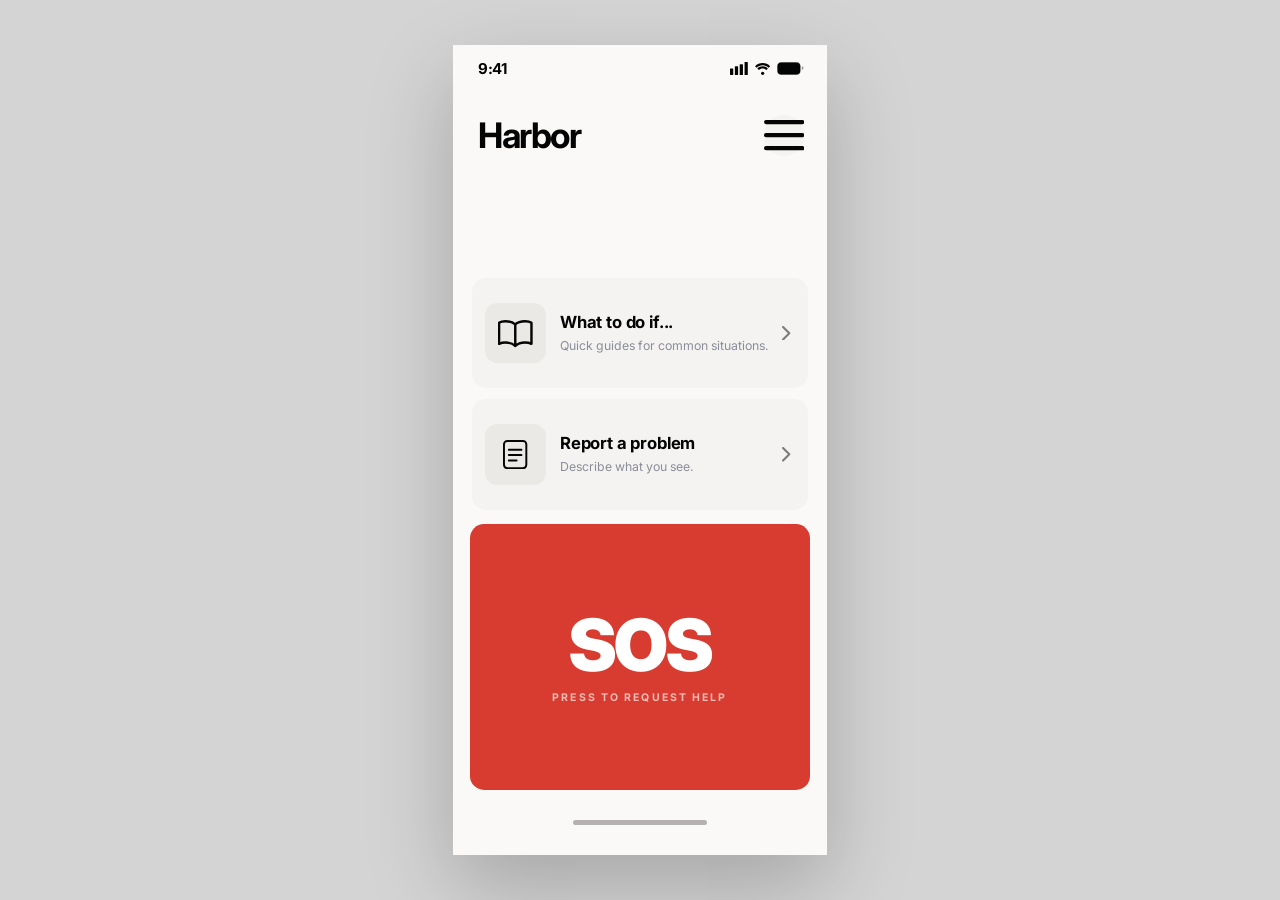
<file: old_index.html>
<!DOCTYPE html>
<html lang="en">
<head>
    <meta charset="UTF-8">
    <meta name="viewport" content="width=device-width, initial-scale=1.0">
    <title>Harbor — SOS App</title>
    <link rel="preconnect" href="https://fonts.googleapis.com">
    <link rel="preconnect" href="https://fonts.gstatic.com" crossorigin>
    <link href="https://fonts.googleapis.com/css2?family=Inter:wght@400;500;600;700;800;900&display=swap" rel="stylesheet">
    <link rel="stylesheet" href="style.css">
</head>
<body>
    <div class="phone">

        <!-- Status Bar — 5.75cqh -->
        <div class="status-bar">
            <span class="status-time">9:41</span>
            <div class="status-icons">
                <svg viewBox="0 0 17 12" fill="none" xmlns="http://www.w3.org/2000/svg">
                    <rect x="0" y="6" width="3" height="6" rx="0.5" fill="rgb(3,4,3)"/>
                    <rect x="4.5" y="4" width="3" height="8" rx="0.5" fill="rgb(3,4,3)"/>
                    <rect x="9" y="2" width="3" height="10" rx="0.5" fill="rgb(3,4,3)"/>
                    <rect x="13.5" y="0" width="3" height="12" rx="0.5" fill="rgb(3,4,3)"/>
                </svg>
                <svg viewBox="0 0 16 12" fill="none" xmlns="http://www.w3.org/2000/svg">
                    <path d="M8 3C10.2 3 12.2 3.9 13.6 5.4L15 4C13.2 2.1 10.7 1 8 1C5.3 1 2.8 2.1 1 4L2.4 5.4C3.8 3.9 5.8 3 8 3Z" fill="rgb(3,4,3)"/>
                    <path d="M8 6C9.4 6 10.6 6.6 11.5 7.5L12.9 6.1C11.6 4.8 9.9 4 8 4C6.1 4 4.4 4.8 3.1 6.1L4.5 7.5C5.4 6.6 6.6 6 8 6Z" fill="rgb(3,4,3)"/>
                    <circle cx="8" cy="10.5" r="1.5" fill="rgb(3,4,3)"/>
                </svg>
                <svg viewBox="0 0 25 12" fill="none" xmlns="http://www.w3.org/2000/svg">
                    <rect x="0.5" y="0.5" width="21" height="11" rx="3.5" stroke="rgb(3,4,3)" stroke-opacity="0.35"/>
                    <rect x="2" y="2" width="17" height="8" rx="2" fill="rgb(3,4,3)"/>
                    <path d="M23 4.5V7.5C23.8 7.2 24.5 6.4 24.5 5.5C24.5 4.6 23.8 3.8 23 4.5Z" fill="rgb(3,4,3)" fill-opacity="0.4"/>
                </svg>
            </div>
        </div>

        <!-- Header (Brand + Menu) — 10.85cqh -->
        <header class="app-header">
            <h1 class="app-title">Harbor</h1>
            <button class="menu-btn" aria-label="Menu">
                <svg viewBox="0 0 24 18" fill="none" xmlns="http://www.w3.org/2000/svg">
                    <rect y="0" width="24" height="2.5" rx="1.25" fill="rgb(3,4,3)"/>
                    <rect y="7.75" width="24" height="2.5" rx="1.25" fill="rgb(3,4,3)"/>
                    <rect y="15.5" width="24" height="2.5" rx="1.25" fill="rgb(3,4,3)"/>
                </svg>
            </button>
        </header>

        <!-- Fixed spacer: Figma gap between header and cards -->
        <div class="spacer"></div>

        <!-- Action Cards — Figma: 28.15cqh tall section -->
        <div class="cards-section">

            <div class="action-card">
                <div class="card-icon-box">
                    <!-- Open Book — matches Figma Guide icon -->
                    <svg viewBox="0 0 64 54" fill="none" xmlns="http://www.w3.org/2000/svg">
                        <path d="M32 10C28 6 21 4 14 4C9 4 4.5 5.2 2 7V46C4.5 44.8 9 43.5 14 43.5C21 43.5 28 46 32 50M32 10V50M32 10C36 6 43 4 50 4C55 4 59.5 5.2 62 7V46C59.5 44.8 55 43.5 50 43.5C43 43.5 36 46 32 50" stroke="rgb(3,4,3)" stroke-width="4.5" stroke-linecap="round" stroke-linejoin="round"/>
                    </svg>
                </div>
                <div class="card-text">
                    <h2>What to do if...</h2>
                    <p>Quick guides for common situations.</p>
                </div>
                <svg class="card-chevron" viewBox="0 0 8 14" fill="none" xmlns="http://www.w3.org/2000/svg">
                    <path d="M1 1L7 7L1 13" stroke="rgb(3,4,3)" stroke-width="2" stroke-linecap="round" stroke-linejoin="round"/>
                </svg>
            </div>

            <div class="action-card">
                <div class="card-icon-box">
                    <!-- Document with lines — matches Figma Report icon -->
                    <svg viewBox="0 0 50 60" fill="none" xmlns="http://www.w3.org/2000/svg">
                        <rect x="2" y="2" width="46" height="56" rx="7" stroke="rgb(3,4,3)" stroke-width="4"/>
                        <line x1="12" y1="20" x2="38" y2="20" stroke="rgb(3,4,3)" stroke-width="4" stroke-linecap="round"/>
                        <line x1="12" y1="31" x2="38" y2="31" stroke="rgb(3,4,3)" stroke-width="4" stroke-linecap="round"/>
                        <line x1="12" y1="42" x2="28" y2="42" stroke="rgb(3,4,3)" stroke-width="4" stroke-linecap="round"/>
                    </svg>
                </div>
                <div class="card-text">
                    <h2>Report a problem</h2>
                    <p>Describe what you see.</p>
                </div>
                <svg class="card-chevron" viewBox="0 0 8 14" fill="none" xmlns="http://www.w3.org/2000/svg">
                    <path d="M1 1L7 7L1 13" stroke="rgb(3,4,3)" stroke-width="2" stroke-linecap="round" stroke-linejoin="round"/>
                </svg>
            </div>

        </div>

        <!-- SOS — Figma: fills remaining height, card is 33.3cqh -->
        <div class="sos-section">
            <div class="sos-card">
                <span class="sos-title">SOS</span>
                <span class="sos-sub">PRESS TO REQUEST HELP</span>
            </div>
        </div>

        <!-- Home Indicator — Figma: 8.08cqh area -->
        <div class="home-bar">
            <div class="home-indicator"></div>
        </div>

    </div>

    <script src="script.js"></script>
</body>
</html>
</file>
<file: style.css>
:root {
    --bg-color: rgb(250,249,247);
    --text-primary: rgb(3,4,3);
    --text-secondary: rgb(137,142,152);
    --surface: rgb(244,243,241);
    --surface-variant: rgb(235,233,230);
    --surface-active: rgb(228,226,223);
    --icon-color: rgb(3,4,3);
    --chevron-color: rgba(3,4,3, 0.5);
    --indicator-bg: rgb(180,177,176);
}

.dark-mode {
    --bg-color: #000000;
    --text-primary: #FFFFFF;
    --text-secondary: #A0A0A5;
    --surface: #1C1C1E;
    --surface-variant: #2C2C2E;
    --surface-active: #3A3A3C;
    --icon-color: #FFFFFF;
    --chevron-color: rgba(255,255,255, 0.5);
    --indicator-bg: #555555;
}

*, *::before, *::after {
    box-sizing: border-box;
    margin: 0;
    padding: 0;
}

body {
    display: flex;
    justify-content: center;
    align-items: center;
    min-height: 100vh;
    background: #d4d4d4;
    font-family: 'Inter', -apple-system, BlinkMacSystemFont, sans-serif;
    -webkit-font-smoothing: antialiased;
}

/* ─── Phone Shell ───────────────────────────────── */
.phone {
    container-type: size;
    container-name: phone;
    height: 90vh;
    aspect-ratio: 851 / 1844;
    background: var(--bg-color);
    box-shadow: 0 32px 80px rgba(0,0,0,0.22);
    display: flex;
    flex-direction: column;
    overflow: hidden;
    position: relative;
    transition: background 0.3s ease;
}

/* ─── Status Bar ────────────────────────────────── */
.status-bar {
    height: 5.75cqh;
    display: flex;
    justify-content: space-between;
    align-items: center;
    padding: 0 6.1cqw 0 6.7cqw;
    flex-shrink: 0;
    z-index: 10;
}

.status-time {
    font-size: 1.85cqh;
    font-weight: 700;
    color: var(--text-primary);
    letter-spacing: -0.02em;
    transition: color 0.3s ease;
}

.status-icons {
    display: flex;
    align-items: center;
    gap: 1.5cqw;
}

.status-icons svg {
    height: 1.6cqh;
    width: auto;
}

.status-icons svg rect, .status-icons svg path, .status-icons svg circle {
    fill: var(--text-primary);
    transition: fill 0.3s ease;
}

.status-icons svg rect[stroke] {
    stroke: var(--text-primary);
    transition: stroke 0.3s ease;
}

/* ─── Header (Brand + Menu) ────────────────────── */
.app-header {
    height: 10.85cqh;
    display: flex;
    justify-content: space-between;
    align-items: center;
    padding: 0 6.1cqw 0 6.7cqw;
    flex-shrink: 0;
}

.app-title {
    font-size: 4.34cqh;
    font-weight: 700;
    color: var(--text-primary);
    letter-spacing: -0.04em;
    line-height: 1;
    transition: color 0.3s ease;
}

.menu-btn {
    width: 4.99cqh;
    height: 4.99cqh;
    border-radius: 50%;
    background: var(--surface);
    border: none;
    cursor: pointer;
    display: flex;
    align-items: center;
    justify-content: center;
    flex-shrink: 0;
    transition: background 0.15s;
}

.menu-btn:hover  { background: var(--surface-variant); }
.menu-btn:active { background: var(--surface-active); }

.menu-btn svg rect {
    fill: var(--text-primary);
}

/* ─── Spacer ───────────────────────────────────── */
.spacer {
    height: 12.14cqh;
    flex-shrink: 0;
}

/* ─── Action Cards ──────────────────────────────── */
.cards-section {
    padding: 0 5.05cqw;
    display: flex;
    flex-direction: column;
    gap: 1.3cqh;
    flex-shrink: 0;
}

.action-card {
    background: var(--surface);
    border-radius: 1.74cqh;
    height: 13.67cqh;
    display: flex;
    align-items: center;
    padding: 0 4.6cqw 0 3.53cqw;
    gap: 0;
    cursor: pointer;
    transition: background 0.12s, transform 0.1s;
    text-decoration: none;
}

.action-card:active { 
    background: var(--surface-active); 
    transform: scale(0.98);
}

.card-icon-box {
    width: 7.48cqh;
    height: 7.48cqh;
    border-radius: 1.52cqh;
    background: var(--surface-variant);
    display: flex;
    align-items: center;
    justify-content: center;
    flex-shrink: 0;
    margin-right: 3.8cqw;
}

.card-icon-box svg path, .card-icon-box svg rect, .card-icon-box svg line {
    stroke: var(--icon-color);
}

.card-icon-box svg {
    height: 3.6cqh;
    width: auto;
}

.card-text {
    flex: 1;
    min-width: 0;
}

.card-text h2 {
    font-size: 2.06cqh;
    font-weight: 700;
    color: var(--text-primary);
    letter-spacing: -0.01em;
    margin-bottom: 0.5cqh;
    line-height: 1.25;
}

.card-text p {
    font-size: 1.52cqh;
    font-weight: 400;
    color: var(--text-secondary);
    line-height: 1.4;
}

.card-chevron {
    flex-shrink: 0;
    height: 1.8cqh;
    width: auto;
    margin-left: 2cqw;
}

.card-chevron path {
    stroke: var(--chevron-color);
}

/* ─── SOS Card ──────────────────────────────────── */
.sos-section {
    flex: 1;
    padding: 1.74cqh 4.58cqw 0;
    flex-shrink: 0;
}

.sos-card {
    background: rgb(216,59,48);
    border-radius: 1.74cqh;
    height: 100%;
    display: flex;
    flex-direction: column;
    align-items: center;
    justify-content: center;
    cursor: pointer;
    transition: filter 0.15s ease, transform 0.1s;
    text-decoration: none;
}

.sos-card:active { 
    filter: brightness(0.88); 
    transform: scale(0.98);
}

.sos-title {
    font-size: 8.89cqh;
    font-weight: 900;
    color: #fff;
    letter-spacing: -0.04em;
    line-height: 1;
    margin-bottom: 1.2cqh;
}

.sos-sub {
    font-size: 1.3cqh;
    font-weight: 700;
    color: rgb(243,187,179);
    letter-spacing: 0.2em;
}

/* ─── Home Indicator ────────────────────────────── */
.home-bar {
    height: 8.08cqh;
    display: flex;
    justify-content: center;
    align-items: center;
    flex-shrink: 0;
    z-index: 10;
}

.home-indicator {
    width: 36%;
    height: 0.65cqh;
    background: var(--indicator-bg);
    border-radius: 100px;
}

/* ─── New Screen Components ────────────────────────────── */

.center-content {
    flex: 1;
    display: flex;
    flex-direction: column;
    align-items: center;
    justify-content: center;
    text-align: center;
    padding: 0 6cqw;
}

.countdown-ring {
    width: 25cqh;
    height: 25cqh;
    border-radius: 50%;
    border: 1cqh solid var(--surface-active);
    border-top-color: rgb(216,59,48);
    display: flex;
    align-items: center;
    justify-content: center;
    font-size: 10cqh;
    font-weight: 800;
    color: var(--text-primary);
    margin-bottom: 4cqh;
    animation: spin 3s linear infinite;
}

.countdown-number {
    animation: counter-spin 3s linear infinite;
}

@keyframes spin {
    0% { transform: rotate(0deg); }
    100% { transform: rotate(360deg); }
}

@keyframes counter-spin {
    0% { transform: rotate(0deg); }
    100% { transform: rotate(-360deg); }
}

.cancel-btn {
    background: var(--surface);
    color: var(--text-primary);
    font-size: 2cqh;
    font-weight: 700;
    padding: 2cqh 10cqw;
    border-radius: 5cqh;
    text-decoration: none;
    transition: background 0.2s;
}

.cancel-btn:active {
    background: var(--surface-variant);
}

.large-title {
    font-size: 4.5cqh;
    font-weight: 800;
    color: var(--text-primary);
    margin-bottom: 1.5cqh;
}

.subtitle {
    font-size: 2cqh;
    color: var(--text-secondary);
    margin-bottom: 4cqh;
}

.swipe-up {
    display: flex;
    flex-direction: column;
    align-items: center;
    gap: 1cqh;
    color: var(--text-secondary);
    font-size: 1.8cqh;
    font-weight: 600;
    margin-top: auto;
    margin-bottom: 4cqh;
    animation: bounce 2s infinite;
}

@keyframes bounce {
    0%, 20%, 50%, 80%, 100% { transform: translateY(0); }
    40% { transform: translateY(-1.5cqh); }
    60% { transform: translateY(-0.7cqh); }
}

.form-input {
    width: 100%;
    background: var(--surface);
    border: none;
    border-radius: 1.5cqh;
    padding: 2cqh;
    font-size: 1.8cqh;
    color: var(--text-primary);
    margin-bottom: 2cqh;
    min-height: 15cqh;
    resize: none;
    font-family: inherit;
}

.form-input:focus {
    outline: none;
    box-shadow: 0 0 0 2px rgb(216,59,48);
}

.primary-btn {
    width: 100%;
    background: rgb(216,59,48);
    color: #ffffff;
    border: none;
    border-radius: 1.5cqh;
    padding: 2cqh;
    font-size: 2cqh;
    font-weight: 700;
    cursor: pointer;
    text-align: center;
    text-decoration: none;
}

.primary-btn:active {
    filter: brightness(0.9);
}

.tatsumaki-card {
    background: var(--surface);
    border-radius: 2cqh;
    padding: 2.5cqh;
    width: 100%;
    margin-bottom: 2cqh;
    border-left: 0.5cqh solid rgb(216,59,48);
    transform: translateY(-2cqh);
    opacity: 0;
    animation: dropIn 0.5s forwards;
}

@keyframes dropIn {
    to {
        transform: translateY(0);
        opacity: 1;
    }
}
</file>
